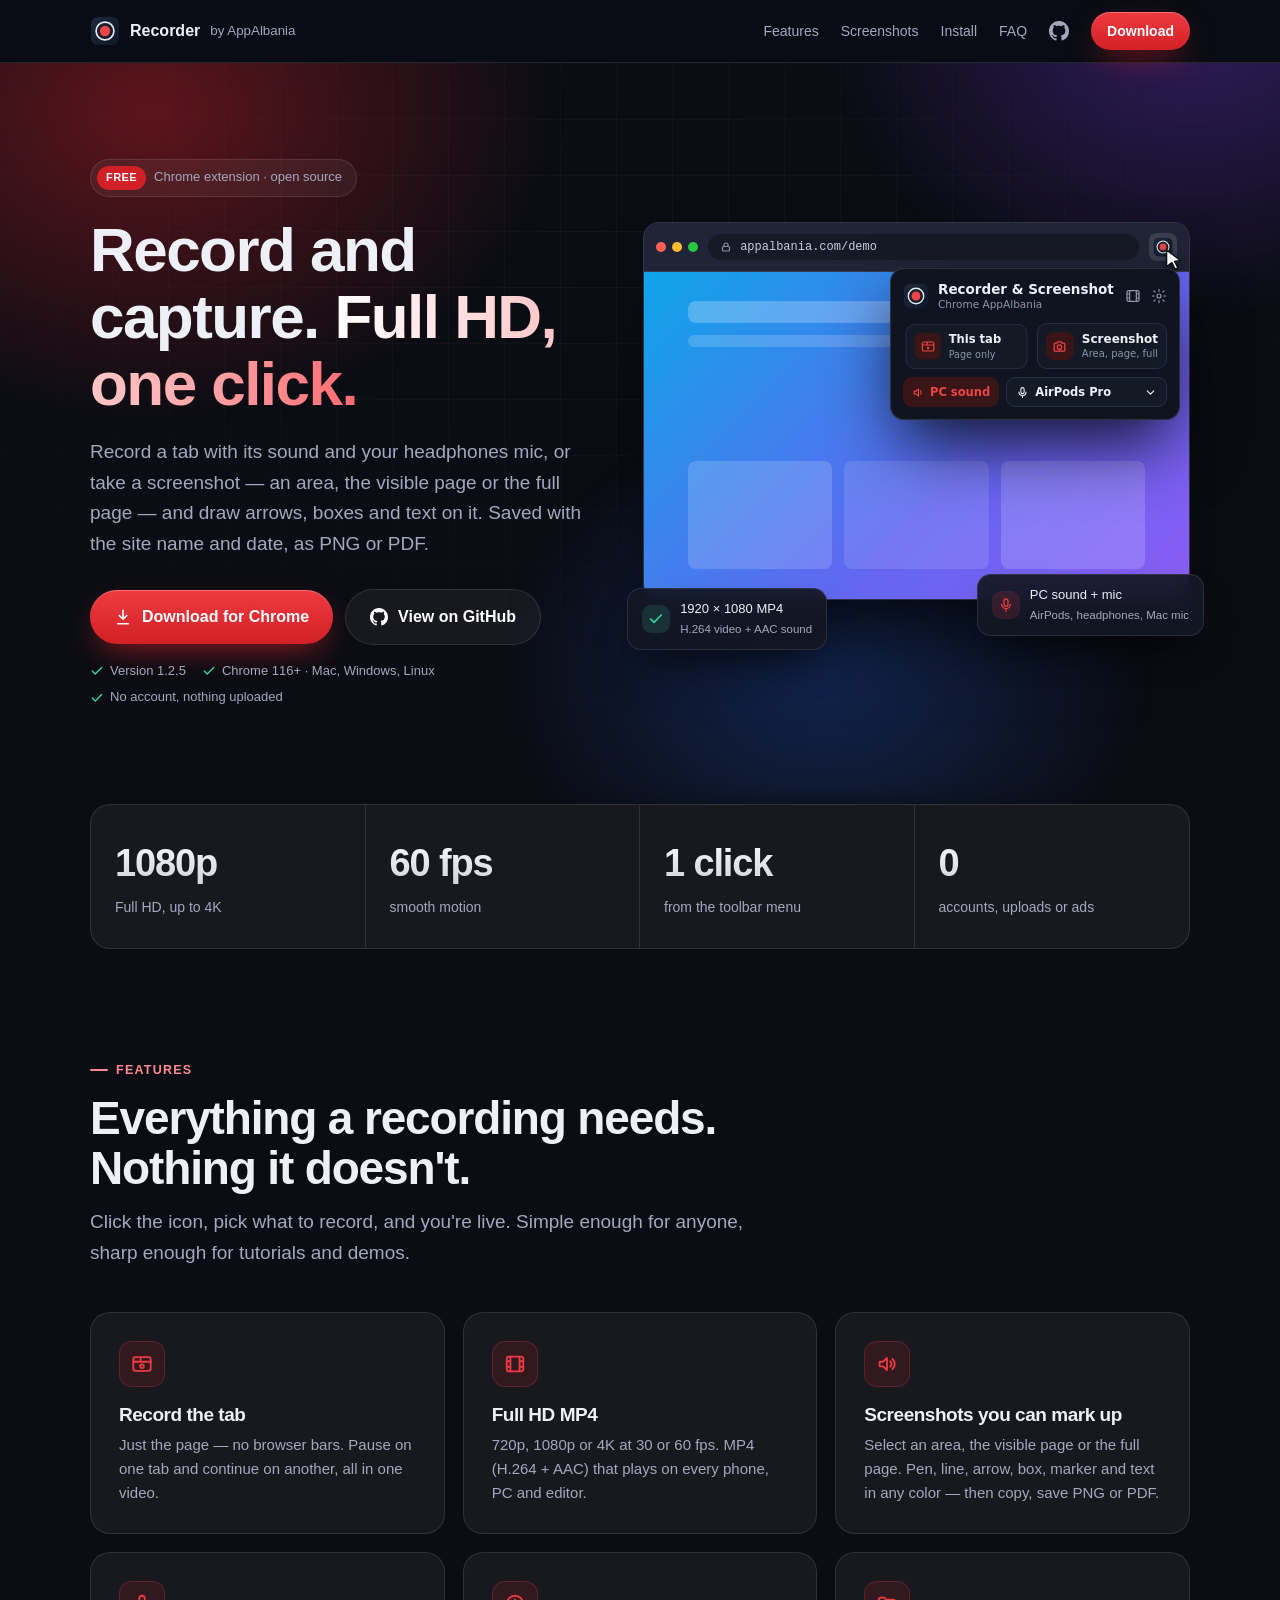
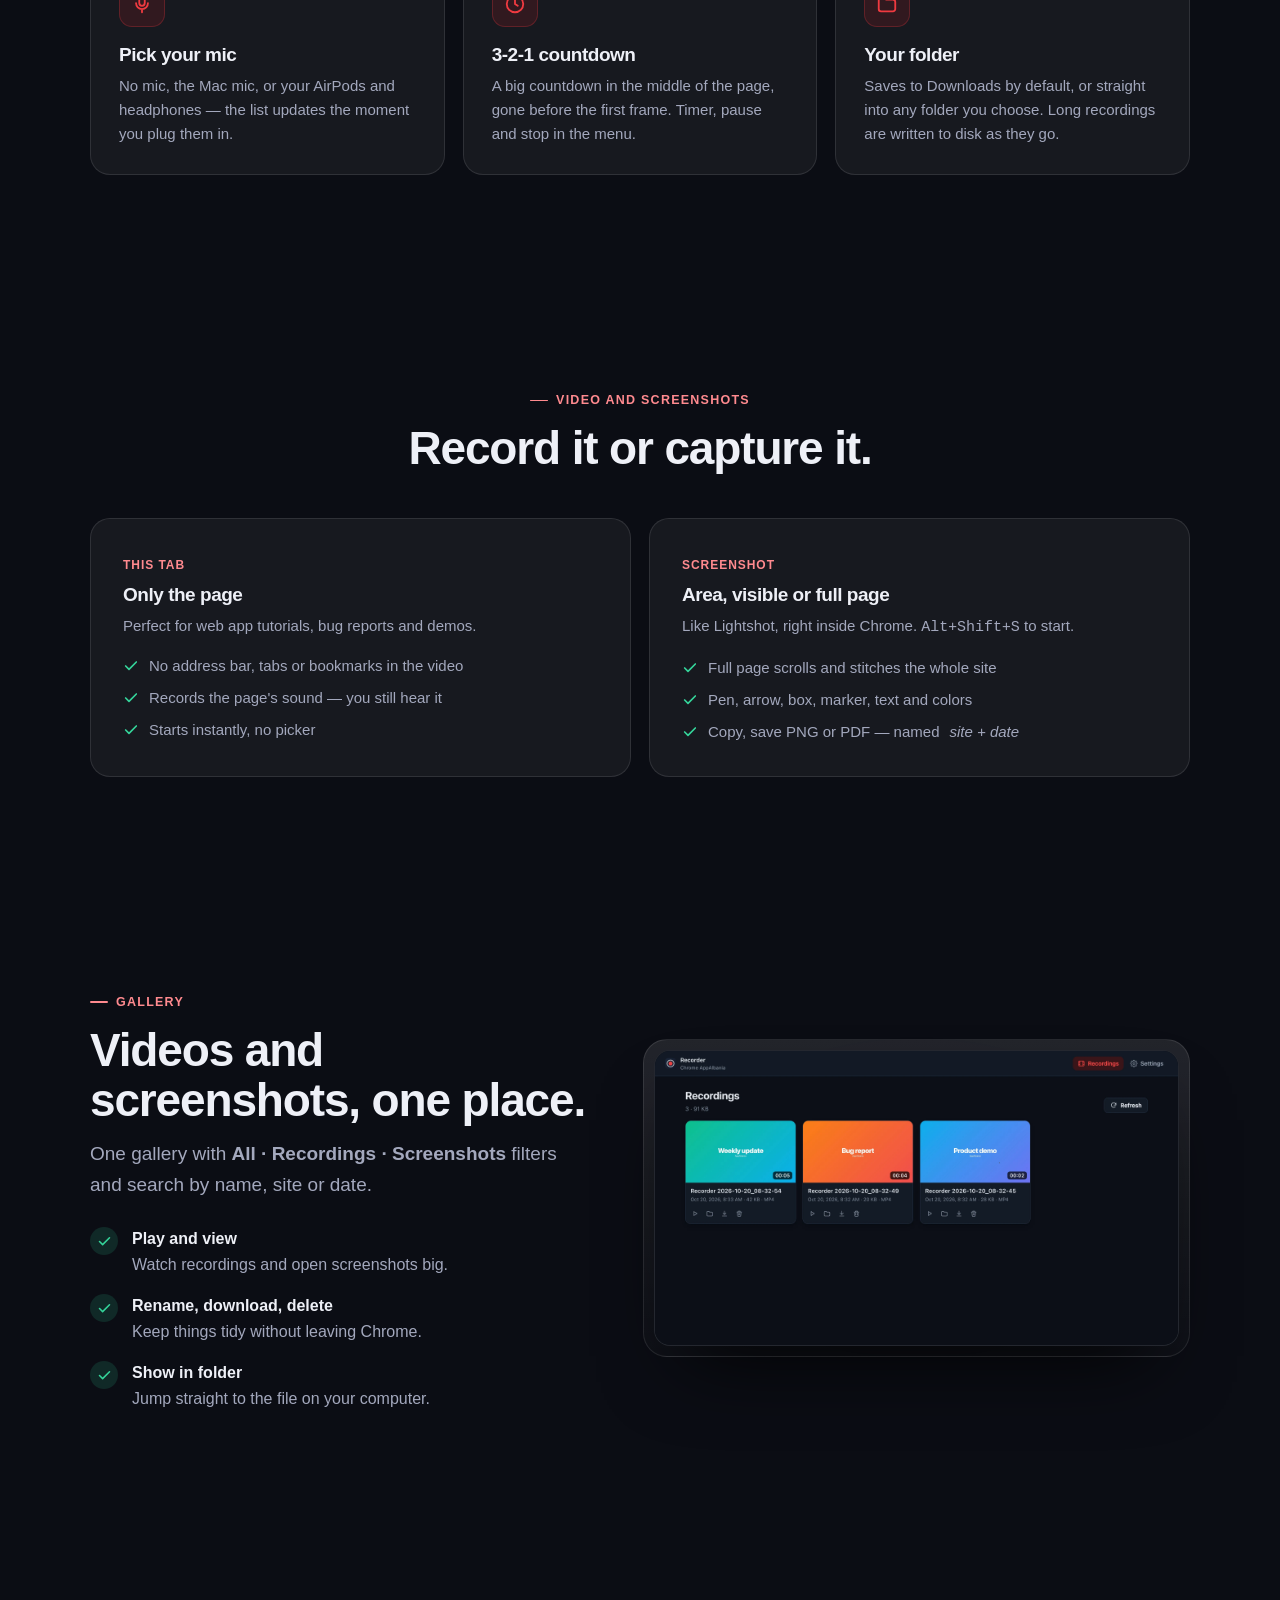
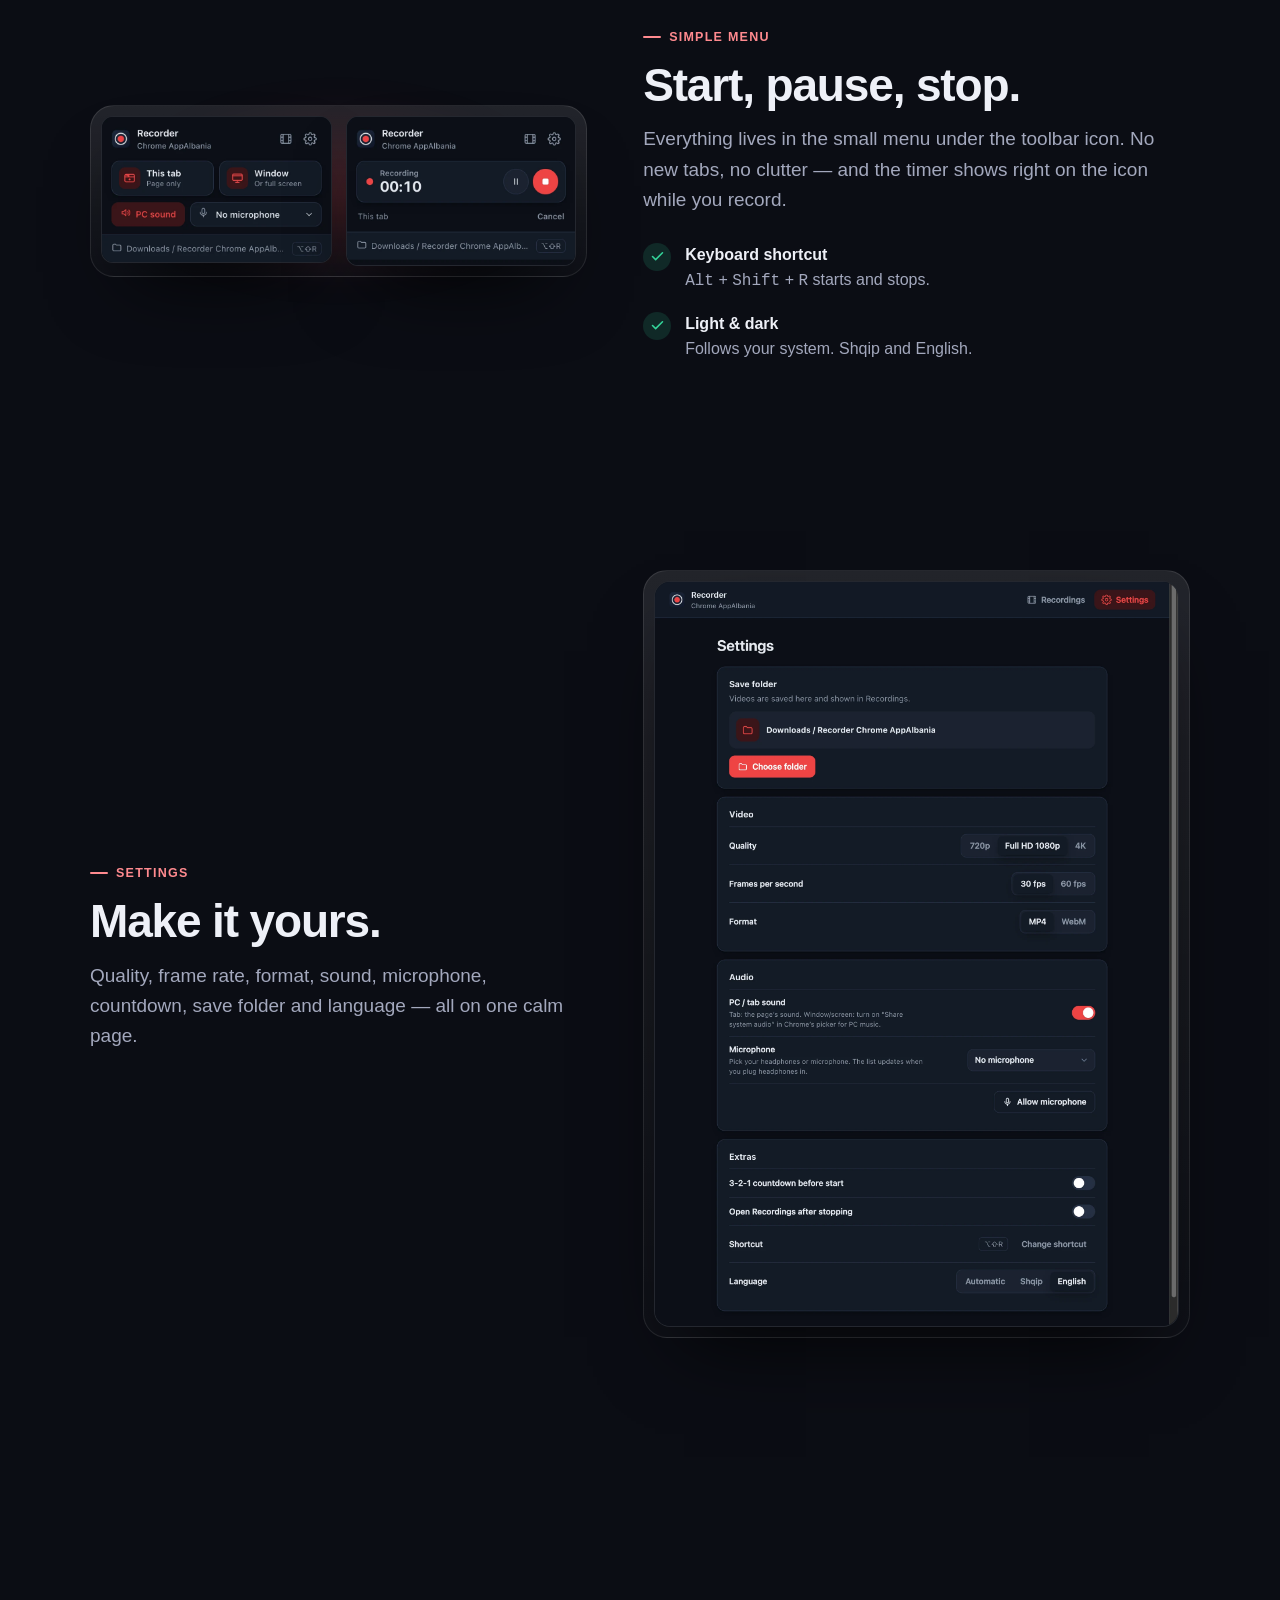
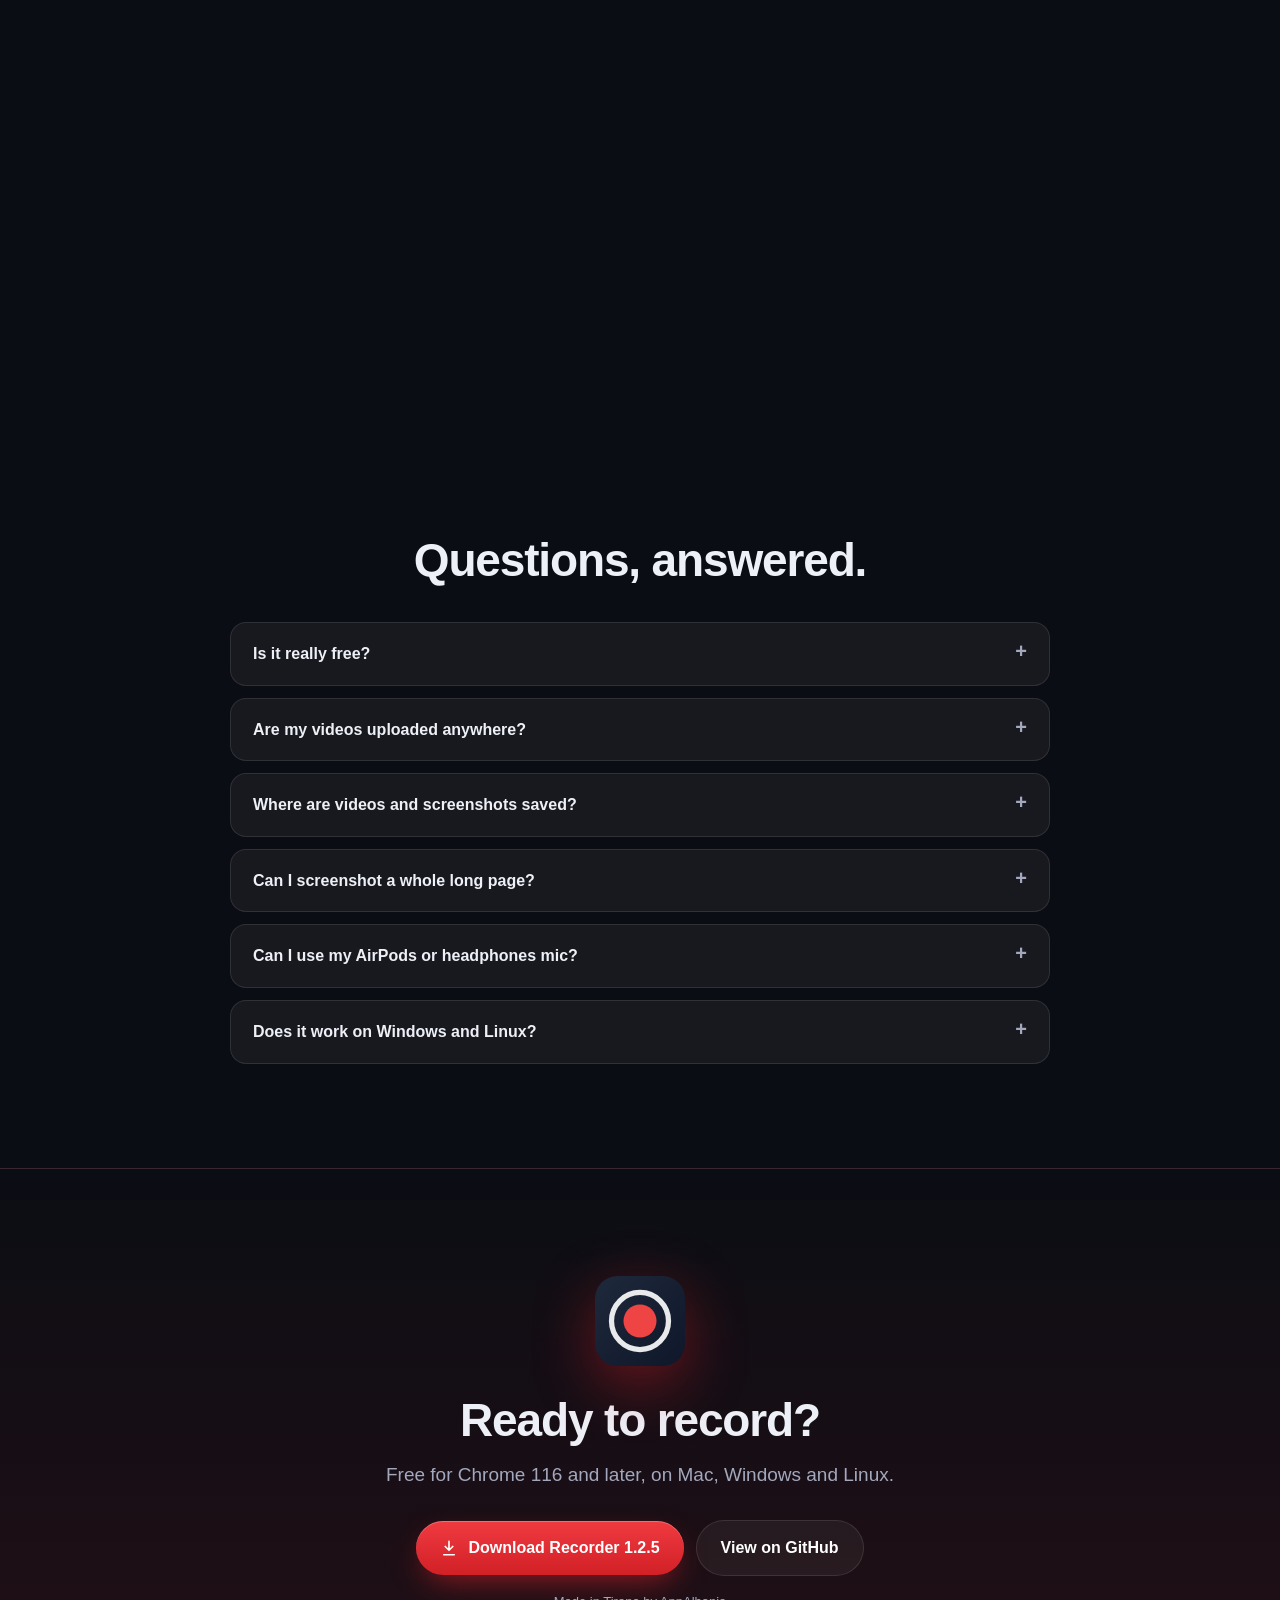
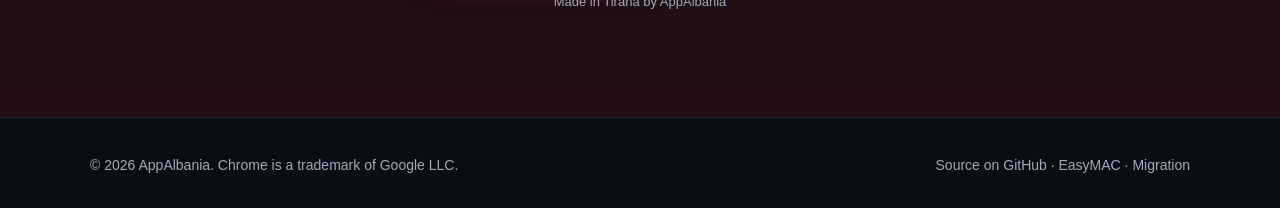
<file: site/index.html>
<!doctype html>
<html lang="en">
<head>
<meta charset="utf-8">
<meta name="viewport" content="width=device-width, initial-scale=1">
<title>Recorder Chrome AppAlbania — free Full HD tab recorder &amp; screenshot tool for Chrome</title>
<meta name="description" content="Record a tab in Full HD MP4 with sound and your headphones mic, and take screenshots (area, visible or full page) you can draw on and save as PNG or PDF. Free, private Chrome extension by AppAlbania.">
<link rel="icon" type="image/svg+xml" href="img/icon.svg">
<link rel="apple-touch-icon" href="img/icon.png">
<link rel="canonical" href="https://appalbania.com/recorder/">
<meta property="og:title" content="Recorder Chrome AppAlbania — record tabs in Full HD and take screenshots">
<meta property="og:description" content="Free Chrome extension: Full HD MP4, mic picker, 3-2-1 countdown, plus screenshots with pen, arrow, box, text, PNG and PDF.">
<meta property="og:image" content="https://appalbania.com/recorder/img/og.jpg">
<meta property="og:url" content="https://appalbania.com/recorder/">
<meta name="twitter:card" content="summary_large_image">
<script type="application/ld+json">
{"@context":"https://schema.org","@type":"SoftwareApplication","name":"Recorder Chrome AppAlbania","applicationCategory":"MultimediaApplication","operatingSystem":"Google Chrome 116+","softwareVersion":"1.2.5","offers":{"@type":"Offer","price":"0","priceCurrency":"EUR"},"author":{"@type":"Organization","name":"AppAlbania","url":"https://appalbania.com"},"downloadUrl":"https://appalbania.com/recorder/download/"}
</script>
<style>
:root{
  --red:#D22027; --red2:#ef3a40; --ink:#0b0d14; --ink2:#141724; --text:#eef0f7; --muted:#a3a8bd;
  --card:rgba(255,255,255,.05); --line:rgba(255,255,255,.10); --green:#34d399;
  --radius:20px; --max:1140px;
}
*{box-sizing:border-box;margin:0;padding:0}
html{scroll-behavior:smooth}
body{font:16px/1.6 -apple-system,BlinkMacSystemFont,"SF Pro Text","Inter","Segoe UI",Roboto,sans-serif;background:var(--ink);color:var(--text);-webkit-font-smoothing:antialiased;overflow-x:hidden}
a{color:inherit}
.wrap{max-width:var(--max);margin:0 auto;padding:0 20px}
h1,h2,h3{font-family:-apple-system,"SF Pro Display","Inter",sans-serif;letter-spacing:-.025em;line-height:1.08}
h2{font-size:clamp(30px,4.2vw,46px);margin-bottom:14px}
.lead{color:var(--muted);font-size:clamp(16px,1.6vw,19px);max-width:660px}
section{padding:104px 0;position:relative;overflow-x:clip}
.center{text-align:center}.center .lead{margin:0 auto}
.eyebrow{display:inline-flex;align-items:center;gap:8px;font-size:12.5px;font-weight:650;letter-spacing:.1em;text-transform:uppercase;color:#ff8a8f;margin-bottom:14px}
.eyebrow::before{content:"";width:18px;height:1.5px;background:currentColor;border-radius:2px}

nav{position:sticky;top:0;z-index:20;backdrop-filter:saturate(180%) blur(18px);-webkit-backdrop-filter:saturate(180%) blur(18px);background:rgba(11,13,20,.72);border-bottom:1px solid var(--line)}
nav .wrap{display:flex;align-items:center;gap:12px;height:62px}
nav .brand{display:flex;align-items:center;gap:10px;font-weight:700;text-decoration:none;white-space:nowrap}
nav .brand img{width:30px;height:30px}
nav .brand small{color:var(--muted);font-weight:500}
nav .links{margin-left:auto;display:flex;gap:22px;align-items:center;font-size:14px;color:var(--muted)}
nav .links a{text-decoration:none}
nav .links a:hover{color:var(--text)}
nav .links a.gh{display:inline-flex}
nav .links a.gh svg{width:20px;height:20px}
@media(max-width:820px){nav .links a:not(.btn):not(.gh){display:none}}
@media(max-width:420px){nav .brand small{display:none}}

.btn{display:inline-flex;align-items:center;gap:10px;padding:14px 24px;border-radius:999px;background:linear-gradient(180deg,var(--red2),var(--red));color:#fff;font-weight:650;text-decoration:none;box-shadow:0 12px 32px -10px rgba(210,32,39,.75),inset 0 1px 0 rgba(255,255,255,.25);transition:transform .15s ease,box-shadow .15s ease;white-space:nowrap}
.btn:hover{transform:translateY(-1px);box-shadow:0 16px 36px -10px rgba(210,32,39,.9),inset 0 1px 0 rgba(255,255,255,.25)}
.btn.small{padding:8px 16px;font-size:14px}
.btn.ghost{background:var(--card);box-shadow:none;border:1px solid var(--line)}
.btn.ghost:hover{border-color:rgba(255,255,255,.25)}
.btn svg{width:18px;height:18px}
.cta{display:flex;flex-wrap:wrap;gap:12px;margin-top:30px;align-items:center}
.meta{color:var(--muted);font-size:13px;margin-top:16px;display:flex;flex-wrap:wrap;gap:6px 16px}
.meta span{display:inline-flex;align-items:center;gap:6px}
.meta svg{width:14px;height:14px;color:var(--green)}

/* hero */
.hero{position:relative;isolation:isolate;padding:96px 0 96px;overflow:hidden}
.hero::before{content:"";position:absolute;inset:-30% -10% auto;height:130%;background:
  radial-gradient(38% 46% at 18% 28%,rgba(210,32,39,.42),transparent 70%),
  radial-gradient(34% 44% at 86% 18%,rgba(124,58,237,.34),transparent 70%),
  radial-gradient(30% 38% at 62% 86%,rgba(37,99,235,.28),transparent 70%);filter:blur(12px);z-index:-1}
.hero::after{content:"";position:absolute;inset:0;z-index:-1;background-image:linear-gradient(rgba(255,255,255,.035) 1px,transparent 1px),linear-gradient(90deg,rgba(255,255,255,.035) 1px,transparent 1px);background-size:56px 56px;mask-image:radial-gradient(70% 60% at 50% 30%,#000,transparent)}
.hero .wrap{display:grid;grid-template-columns:minmax(0,1fr) minmax(0,1.1fr);gap:56px;align-items:center}
@media(max-width:940px){.hero .wrap{grid-template-columns:minmax(0,1fr)}}
.badge{display:inline-flex;align-items:center;gap:8px;padding:6px 14px 6px 6px;border-radius:999px;background:var(--card);border:1px solid var(--line);font-size:13px;color:var(--muted);text-decoration:none}
.badge b{background:var(--red);color:#fff;font-size:11px;padding:3px 9px;border-radius:99px;letter-spacing:.04em}
.hero h1{font-size:clamp(40px,5.4vw,62px);margin:20px 0 20px}
.hero h1 span{background:linear-gradient(90deg,#fff 0%,#ffb4b6 60%,#ff6b70 100%);-webkit-background-clip:text;background-clip:text;color:transparent}

/* hero mock: animated demo (cursor → menu → 3-2-1 → recording) */
.stage{position:relative;padding:0 0 46px}
.browser{position:relative;border-radius:16px;overflow:hidden;background:#1a1d2b;border:1px solid var(--line);box-shadow:0 50px 100px -40px rgba(0,0,0,.95)}
.browser .top{display:flex;align-items:center;gap:10px;padding:10px 12px;background:#202436;border-bottom:1px solid var(--line)}
.browser .dots{display:flex;gap:6px}.browser .dots i{width:10px;height:10px;border-radius:50%;background:#ff5f57}.browser .dots i:nth-child(2){background:#febc2e}.browser .dots i:nth-child(3){background:#28c840}
.browser .url{flex:1;min-width:0;height:26px;border-radius:99px;background:rgba(0,0,0,.3);display:flex;align-items:center;gap:8px;padding:0 12px;font:500 12px ui-monospace,Menlo,monospace;color:#c9cde0;white-space:nowrap;overflow:hidden}
.browser .url svg{width:12px;height:12px;color:#8b90a8;flex:none}
.browser .ext{width:28px;height:28px;border-radius:8px;display:grid;place-items:center;position:relative;transition:background .2s}
.browser .ext img{width:20px;height:20px}
.browser .ext b{position:absolute;right:-7px;bottom:-6px;font:700 9px/1 -apple-system,sans-serif;background:var(--red2);color:#fff;padding:2px 4px;border-radius:5px;opacity:0;transform:scale(.6);transition:.25s}
.s-open .browser .ext,.s-click .browser .ext{background:rgba(255,255,255,.12)}
.s-rec .browser .ext b{opacity:1;transform:none}
.page{position:relative;aspect-ratio:16/9.6;background:linear-gradient(135deg,#0ea5e9,#6366f1 60%,#8b5cf6);overflow:hidden}
.page .ph{position:absolute;inset:9% 8%;display:grid;grid-template-rows:auto auto 1fr;gap:12px}
.page .ph i{display:block;border-radius:8px;background:rgba(255,255,255,.24)}
.page .ph i:nth-child(1){height:22px;width:46%}.page .ph i:nth-child(2){height:12px;width:70%;opacity:.7}
.page .ph .row{display:grid;grid-template-columns:repeat(3,1fr);gap:12px;align-self:end}
.page .ph .row i{height:auto;aspect-ratio:4/3;width:auto;background:rgba(255,255,255,.16)}
.ring{position:absolute;inset:0;box-shadow:inset 0 0 0 3px rgba(239,58,64,0);transition:box-shadow .35s;pointer-events:none}
.s-rec .ring{box-shadow:inset 0 0 0 3px rgba(239,58,64,.95)}
.shade{position:absolute;inset:0;background:rgba(2,6,23,0);transition:background .3s}
.s-count .shade{background:rgba(2,6,23,.28)}
.count{position:absolute;left:50%;top:50%;width:116px;height:116px;margin:-58px 0 0 -58px;border-radius:50%;display:grid;place-items:center;background:rgba(15,23,42,.88);border:4px solid var(--red2);font:800 62px/1 -apple-system,sans-serif;color:#fff;box-shadow:0 18px 40px rgba(0,0,0,.4);opacity:0;transform:scale(.8);transition:opacity .25s,transform .25s}
.s-count .count{opacity:1;transform:none}
.count.pop{animation:pop .9s ease-out}
@keyframes pop{0%{transform:scale(1.45);opacity:0}22%{transform:scale(1);opacity:1}100%{transform:scale(.92)}}
.rec{position:absolute;left:14px;top:14px;display:flex;align-items:center;gap:8px;padding:7px 12px;border-radius:99px;background:rgba(15,23,42,.82);font:700 12.5px/1 -apple-system,sans-serif;letter-spacing:.03em;font-variant-numeric:tabular-nums;opacity:0;transform:translateY(-6px);transition:.3s}
.rec::before{content:"";width:9px;height:9px;border-radius:50%;background:var(--red2);animation:blink 1.2s infinite}
.s-rec .rec{opacity:1;transform:none}
@keyframes blink{50%{opacity:.35}}

/* the extension menu, drawn in HTML so it stays sharp */
.pop-menu{position:absolute;right:10px;top:46px;width:min(290px,64%);background:#0f1420;border:1px solid rgba(255,255,255,.12);border-radius:14px;box-shadow:0 30px 70px -10px rgba(0,0,0,.85);padding:12px;font:13px/1.3 -apple-system,system-ui,sans-serif;opacity:0;transform:translateY(-8px) scale(.97);transform-origin:top right;transition:opacity .25s,transform .25s;pointer-events:none}
.s-open .pop-menu{opacity:1;transform:none}
.pm-head{display:flex;align-items:center;gap:9px;margin-bottom:11px}
.pm-head img{width:26px;height:26px}
.pm-head b{display:block;font-size:13.5px}.pm-head small{display:block;color:#8b97a8;font-size:10.5px}
.pm-head .ic{margin-left:auto;display:flex;gap:10px;color:#8b97a8}.pm-head .ic svg{width:16px;height:16px}
.pm-modes{display:grid;grid-template-columns:1fr 1fr;gap:7px}
.pm-mode{display:flex;align-items:center;gap:8px;padding:8px;border-radius:10px;background:#131a25;border:1px solid #253043;transition:border-color .2s,transform .12s}
.pm-mode i{width:28px;height:28px;border-radius:8px;display:grid;place-items:center;background:#3a1518;color:#ef4444;flex:none}
.pm-mode i svg{width:15px;height:15px}
.pm-mode b{display:block;font-size:12px}.pm-mode small{display:block;color:#8b97a8;font-size:10px}
.s-hover .pm-mode.tab{border-color:#ef4444}
.s-click .pm-mode.tab{transform:scale(.96)}
.pm-audio{display:flex;gap:7px;margin-top:8px}
.pm-chip{display:flex;align-items:center;gap:5px;padding:0 9px;height:30px;border-radius:9px;background:#3a1518;color:#ef4444;font-weight:600;font-size:11.5px;white-space:nowrap}
.pm-sel{flex:1;display:flex;align-items:center;gap:6px;padding:0 9px;height:30px;border-radius:9px;background:#131a25;border:1px solid #253043;font-size:11.5px;font-weight:550;white-space:nowrap;overflow:hidden}
.pm-sel svg,.pm-chip svg{width:13px;height:13px;flex:none}.pm-sel span{flex:1}
.pm-foot{display:flex;align-items:center;gap:6px;margin:10px -12px -12px;padding:8px 12px;border-top:1px solid #253043;background:#131a25;border-radius:0 0 14px 14px;color:#8b97a8;font-size:10.5px;white-space:nowrap;overflow:hidden}
.pm-foot svg{width:12px;height:12px;flex:none}

.cursor{position:absolute;left:30%;top:70%;width:22px;height:22px;z-index:5;transition:left .8s cubic-bezier(.4,0,.2,1),top .8s cubic-bezier(.4,0,.2,1),opacity .3s;pointer-events:none;filter:drop-shadow(0 2px 4px rgba(0,0,0,.5))}
.cursor::after{content:"";position:absolute;left:-9px;top:-9px;width:22px;height:22px;border-radius:50%;background:rgba(255,255,255,.55);transform:scale(0);opacity:0}
.cursor.tap::after{animation:tap .45s ease-out}
@keyframes tap{0%{transform:scale(.2);opacity:.9}100%{transform:scale(1.6);opacity:0}}
.s-hide-cursor .cursor{opacity:0}

.float{position:absolute;display:flex;align-items:center;gap:10px;background:rgba(20,23,36,.92);border:1px solid var(--line);border-radius:14px;padding:10px 14px;font-size:13px;box-shadow:0 20px 40px -16px rgba(0,0,0,.8);backdrop-filter:blur(12px)}
.float .dot{width:28px;height:28px;border-radius:9px;display:grid;place-items:center;background:rgba(52,211,153,.15);color:var(--green)}
.float .dot svg{width:16px;height:16px}
.float small{display:block;color:var(--muted);font-size:11.5px}
.f1{left:-16px;bottom:-4px;animation:bob 5s ease-in-out -2.5s infinite}
.f2{right:-14px;bottom:10px;animation:bob 5s ease-in-out infinite}
.f2 .dot{background:rgba(239,58,64,.15);color:var(--red2)}
@keyframes bob{50%{transform:translateY(-6px)}}
@media(max-width:560px){.f1{left:0}.f2{display:none}.pop-menu{width:76%;padding:10px}.count{width:84px;height:84px;margin:-42px 0 0 -42px;font-size:44px}}

/* numbers */
.numbers{padding:0}
.nums{display:grid;grid-template-columns:repeat(4,1fr);border:1px solid var(--line);border-radius:var(--radius);background:var(--card);overflow:hidden}
.nums div{padding:28px 24px;border-right:1px solid var(--line)}
.nums div:last-child{border-right:0}
.nums b{display:block;font-size:clamp(28px,3.4vw,38px);font-weight:800;letter-spacing:-.03em;background:linear-gradient(180deg,#fff,#c9ccd9);-webkit-background-clip:text;background-clip:text;color:transparent}
.nums span{color:var(--muted);font-size:14px}
@media(max-width:820px){.nums{grid-template-columns:repeat(2,1fr)}.nums div:nth-child(2){border-right:0}.nums div:nth-child(-n+2){border-bottom:1px solid var(--line)}}

/* features */
.grid{display:grid;grid-template-columns:repeat(3,minmax(0,1fr));gap:18px;margin-top:44px}
@media(max-width:940px){.grid{grid-template-columns:repeat(2,minmax(0,1fr))}}
@media(max-width:600px){.grid{grid-template-columns:minmax(0,1fr)}}
.card{position:relative;background:var(--card);border:1px solid var(--line);border-radius:var(--radius);padding:28px;transition:transform .25s,border-color .25s,background .25s;overflow:hidden}
.card::before{content:"";position:absolute;inset:0;background:radial-gradient(60% 60% at 0% 0%,rgba(210,32,39,.12),transparent 70%);opacity:0;transition:opacity .25s}
.card:hover{transform:translateY(-3px);border-color:rgba(255,255,255,.2)}
.card:hover::before{opacity:1}
.card .ic{position:relative;width:46px;height:46px;border-radius:13px;display:grid;place-items:center;margin-bottom:18px;background:rgba(210,32,39,.14);color:var(--red2);border:1px solid rgba(239,58,64,.25)}
.card .ic svg{width:22px;height:22px}
.card h3{position:relative;font-size:19px;margin-bottom:8px}
.card p{position:relative;color:var(--muted);font-size:15px}

/* split */
.split{display:grid;grid-template-columns:minmax(0,1fr) minmax(0,1.1fr);gap:56px;align-items:center}
.split.rev>:first-child{order:2}
@media(max-width:940px){.split{grid-template-columns:minmax(0,1fr)}.split.rev>:first-child{order:0}}
.checks{list-style:none;margin-top:26px;display:grid;gap:16px}
.checks li{display:flex;gap:14px;color:var(--muted)}
.checks li b{color:var(--text);display:block}
.checks .ok{flex:none;width:28px;height:28px;border-radius:50%;display:grid;place-items:center;background:rgba(52,211,153,.14);color:var(--green);margin-top:1px}
.checks .ok svg{width:15px;height:15px}
.shot{border-radius:16px;border:1px solid var(--line);box-shadow:0 40px 80px -30px rgba(0,0,0,.85);width:100%;height:auto;display:block;background:#0b0f17}
.frame{position:relative;padding:10px;border-radius:24px;background:linear-gradient(180deg,rgba(255,255,255,.10),rgba(255,255,255,.02));border:1px solid var(--line)}
.frame::before{content:"";position:absolute;inset:-40px;z-index:-1;background:radial-gradient(50% 50% at 50% 50%,rgba(210,32,39,.25),transparent 70%);filter:blur(20px)}
.duo{display:grid;grid-template-columns:1fr 1fr;gap:14px;align-items:start}
.duo .shot{border-radius:12px}

/* modes */
.modes{display:grid;grid-template-columns:repeat(2,minmax(0,1fr));gap:18px;margin-top:44px}
@media(max-width:760px){.modes{grid-template-columns:minmax(0,1fr)}}
.mode{padding:32px}
.mode .tag{display:inline-block;font-size:12px;font-weight:700;letter-spacing:.08em;text-transform:uppercase;color:#ff8a8f;margin-bottom:10px}
.mode ul{list-style:none;margin-top:16px;display:grid;gap:8px;color:var(--muted);font-size:15px;position:relative}
.mode li{display:flex;gap:10px}
.mode li svg{width:16px;height:16px;color:var(--green);flex:none;margin-top:4px}

/* install */
.install{display:grid;grid-template-columns:repeat(4,minmax(0,1fr));gap:18px;margin-top:40px}
@media(max-width:940px){.install{grid-template-columns:repeat(2,minmax(0,1fr))}}
@media(max-width:560px){.install{grid-template-columns:minmax(0,1fr)}}
.install .n{position:relative;font-size:12.5px;font-weight:750;color:#ff8a8f;margin-bottom:8px;letter-spacing:.1em}
.install code{font:600 .9em ui-monospace,Menlo,monospace;background:rgba(255,255,255,.08);padding:1px 6px;border-radius:6px;color:#fff}

/* faq */
.faq{max-width:820px;margin:36px auto 0}
details{background:var(--card);border:1px solid var(--line);border-radius:16px;padding:18px 22px;margin-top:12px}
details summary{cursor:pointer;font-weight:620;list-style:none;display:flex;justify-content:space-between;gap:16px}
details summary::-webkit-details-marker{display:none}
details summary::after{content:"+";color:var(--muted);font-size:20px;line-height:1}
details[open] summary::after{content:"–"}
details p{color:var(--muted);margin-top:10px;font-size:15px}

.final{text-align:center;background:linear-gradient(180deg,transparent,rgba(210,32,39,.12));border-top:1px solid var(--line);overflow:hidden}
.final .appicon{width:96px;height:96px;margin-bottom:20px;filter:drop-shadow(0 18px 30px rgba(210,32,39,.45))}
.final .cta{justify-content:center}
.final .meta{justify-content:center}
footer{padding:36px 0;border-top:1px solid var(--line);color:var(--muted);font-size:14px}
footer .wrap{display:flex;justify-content:space-between;gap:16px;flex-wrap:wrap}
footer a{text-decoration:none}footer a:hover{color:var(--text)}

.reveal{opacity:0;transform:translateY(18px);transition:opacity .7s ease,transform .7s ease}
.reveal.in{opacity:1;transform:none}
@media(prefers-reduced-motion:reduce){*{animation:none!important;transition:none!important}.reveal{opacity:1;transform:none}.count{opacity:1}.count span:nth-child(1){opacity:1}}
@media(max-width:600px){section{padding:70px 0}.hero{padding:52px 0 64px}}
</style>
</head>
<body>

<nav>
  <div class="wrap">
    <a class="brand" href="#"><img src="img/icon.svg" alt="">Recorder <small>by AppAlbania</small></a>
    <div class="links">
      <a href="#features">Features</a>
      <a href="#screens">Screenshots</a>
      <a href="#install">Install</a>
      <a href="#faq">FAQ</a>
      <a class="gh" href="https://github.com/juxhin20/Recorder-chrome" target="_blank" rel="noopener" aria-label="GitHub"><svg viewBox="0 0 16 16" fill="currentColor" aria-hidden="true"><path d="M8 0C3.58 0 0 3.58 0 8c0 3.54 2.29 6.53 5.47 7.59.4.07.55-.17.55-.38 0-.19-.01-.82-.01-1.49-2.01.37-2.53-.49-2.69-.94-.09-.23-.48-.94-.82-1.13-.28-.15-.68-.52-.01-.53.63-.01 1.08.58 1.23.82.72 1.21 1.87.87 2.33.66.07-.52.28-.87.51-1.07-1.78-.2-3.64-.89-3.64-3.95 0-.87.31-1.59.82-2.15-.08-.2-.36-1.02.08-2.12 0 0 .67-.21 2.2.82.64-.18 1.32-.27 2-.27.68 0 1.36.09 2 .27 1.53-1.04 2.2-.82 2.2-.82.44 1.1.16 1.92.08 2.12.51.56.82 1.27.82 2.15 0 3.07-1.87 3.75-3.65 3.95.29.25.54.73.54 1.48 0 1.07-.01 1.93-.01 2.2 0 .21.15.46.55.38A8.013 8.013 0 0 0 16 8c0-4.42-3.58-8-8-8Z"/></svg></a>
      <a class="btn small" href="download/">Download</a>
    </div>
  </div>
</nav>

<header class="hero">
  <div class="wrap">
    <div>
      <a class="badge" href="#faq"><b>FREE</b>Chrome extension · open source</a>
      <h1>Record and capture. <span>Full HD, one click.</span></h1>
      <p class="lead">Record a tab with its sound and your headphones mic, or take a screenshot — an area, the visible page or the full page — and draw arrows, boxes and text on it. Saved with the site name and date, as PNG or PDF.</p>
      <div class="cta">
        <a class="btn" href="download/"><svg viewBox="0 0 24 24" fill="none" stroke="currentColor" stroke-width="2.2" stroke-linecap="round" stroke-linejoin="round"><path d="M12 3v12m0 0-5-5m5 5 5-5M5 21h14"/></svg>Download for Chrome</a>
        <a class="btn ghost" href="https://github.com/juxhin20/Recorder-chrome" target="_blank" rel="noopener"><svg viewBox="0 0 16 16" fill="currentColor" aria-hidden="true"><path d="M8 0C3.58 0 0 3.58 0 8c0 3.54 2.29 6.53 5.47 7.59.4.07.55-.17.55-.38 0-.19-.01-.82-.01-1.49-2.01.37-2.53-.49-2.69-.94-.09-.23-.48-.94-.82-1.13-.28-.15-.68-.52-.01-.53.63-.01 1.08.58 1.23.82.72 1.21 1.87.87 2.33.66.07-.52.28-.87.51-1.07-1.78-.2-3.64-.89-3.64-3.95 0-.87.31-1.59.82-2.15-.08-.2-.36-1.02.08-2.12 0 0 .67-.21 2.2.82.64-.18 1.32-.27 2-.27.68 0 1.36.09 2 .27 1.53-1.04 2.2-.82 2.2-.82.44 1.1.16 1.92.08 2.12.51.56.82 1.27.82 2.15 0 3.07-1.87 3.75-3.65 3.95.29.25.54.73.54 1.48 0 1.07-.01 1.93-.01 2.2 0 .21.15.46.55.38A8.013 8.013 0 0 0 16 8c0-4.42-3.58-8-8-8Z"/></svg>View on GitHub</a>
      </div>
      <div class="meta">
        <span><svg viewBox="0 0 24 24" fill="none" stroke="currentColor" stroke-width="2.5" stroke-linecap="round" stroke-linejoin="round"><path d="M20 6 9 17l-5-5"/></svg>Version 1.2.5</span>
        <span><svg viewBox="0 0 24 24" fill="none" stroke="currentColor" stroke-width="2.5" stroke-linecap="round" stroke-linejoin="round"><path d="M20 6 9 17l-5-5"/></svg>Chrome 116+ · Mac, Windows, Linux</span>
        <span><svg viewBox="0 0 24 24" fill="none" stroke="currentColor" stroke-width="2.5" stroke-linecap="round" stroke-linejoin="round"><path d="M20 6 9 17l-5-5"/></svg>No account, nothing uploaded</span>
      </div>
    </div>

    <div class="stage" id="demo" aria-hidden="true">
      <div class="browser">
        <div class="top">
          <div class="dots"><i></i><i></i><i></i></div>
          <div class="url"><svg viewBox="0 0 24 24" fill="none" stroke="currentColor" stroke-width="2.4" stroke-linecap="round"><rect x="5" y="11" width="14" height="9" rx="2"/><path d="M8 11V8a4 4 0 0 1 8 0v3"/></svg>appalbania.com/demo</div>
          <div class="ext" id="extIcon"><img src="img/icon.svg" alt=""><b id="badge">0:00</b></div>
        </div>
        <div class="page">
          <div class="ph"><i></i><i></i><div class="row"><i></i><i></i><i></i></div></div>
          <div class="shade"></div>
          <div class="ring"></div>
          <div class="rec" id="recPill">REC 00:00</div>
          <div class="count" id="count">3</div>
        </div>
      </div>
      <div class="pop-menu">
        <div class="pm-head"><img src="img/icon.svg" alt=""><div><b>Recorder &amp; Screenshot</b><small>Chrome AppAlbania</small></div>
          <span class="ic"><svg viewBox="0 0 24 24" fill="none" stroke="currentColor" stroke-width="1.8" stroke-linecap="round" stroke-linejoin="round"><rect x="3" y="4" width="18" height="16" rx="2.5"/><path d="M7 4v16M17 4v16M3 9h4M3 15h4M17 9h4M17 15h4"/></svg><svg viewBox="0 0 24 24" fill="none" stroke="currentColor" stroke-width="1.8" stroke-linecap="round" stroke-linejoin="round"><circle cx="12" cy="12" r="3"/><path d="M12 2v3M12 19v3M4.2 4.2l2.1 2.1M17.7 17.7l2.1 2.1M2 12h3M19 12h3M4.2 19.8l2.1-2.1M17.7 6.3l2.1-2.1"/></svg></span></div>
        <div class="pm-modes">
          <div class="pm-mode tab" id="tabBtn"><i><svg viewBox="0 0 24 24" fill="none" stroke="currentColor" stroke-width="2" stroke-linecap="round" stroke-linejoin="round"><rect x="2.5" y="4.5" width="19" height="15" rx="2.5"/><path d="M2.5 9.5h19M10.5 4.5v5"/><circle cx="12" cy="14.5" r="2" fill="currentColor" stroke="none"/></svg></i><span><b>This tab</b><small>Page only</small></span></div>
          <div class="pm-mode"><i><svg viewBox="0 0 24 24" fill="none" stroke="currentColor" stroke-width="2" stroke-linecap="round" stroke-linejoin="round"><path d="M3.5 8.5A2 2 0 0 1 5.5 6.5h2.2l1.6-2h5.4l1.6 2h2.2a2 2 0 0 1 2 2v9a2 2 0 0 1-2 2h-13a2 2 0 0 1-2-2z"/><circle cx="12" cy="13" r="3.5"/></svg></i><span><b>Screenshot</b><small>Area, page, full</small></span></div>
        </div>
        <div class="pm-audio">
          <span class="pm-chip"><svg viewBox="0 0 24 24" fill="none" stroke="currentColor" stroke-width="2" stroke-linecap="round" stroke-linejoin="round"><path d="M4 9.5h3.5L12 5.5v13l-4.5-4H4z"/><path d="M15.5 9a4 4 0 0 1 0 6"/></svg>PC sound</span>
          <span class="pm-sel"><svg viewBox="0 0 24 24" fill="none" stroke="currentColor" stroke-width="2" stroke-linecap="round" stroke-linejoin="round"><rect x="9" y="3" width="6" height="11" rx="3"/><path d="M5.5 11a6.5 6.5 0 0 0 13 0M12 17.5V21"/></svg><span>AirPods Pro</span><svg viewBox="0 0 24 24" fill="none" stroke="currentColor" stroke-width="2" stroke-linecap="round"><path d="M6 9l6 6 6-6"/></svg></span>
        </div>
      </div>
      <svg class="cursor" id="cursor" viewBox="0 0 24 24"><path d="M4 2.5 19 13.6l-6.6.9 3.8 7.2-2.8 1.4-3.7-7.3L4 20.3z" fill="#fff" stroke="#0b0d14" stroke-width="1.4" stroke-linejoin="round"/></svg>
      <div class="float f1"><div class="dot"><svg viewBox="0 0 24 24" fill="none" stroke="currentColor" stroke-width="2.5" stroke-linecap="round" stroke-linejoin="round"><path d="M20 6 9 17l-5-5"/></svg></div><div>1920 × 1080 MP4<small>H.264 video + AAC sound</small></div></div>
      <div class="float f2"><div class="dot"><svg viewBox="0 0 24 24" fill="none" stroke="currentColor" stroke-width="2" stroke-linecap="round" stroke-linejoin="round"><rect x="9" y="3" width="6" height="11" rx="3"/><path d="M5.5 11a6.5 6.5 0 0 0 13 0M12 17.5V21"/></svg></div><div>PC sound + mic<small>AirPods, headphones, Mac mic</small></div></div>
    </div>
  </div>
</header>

<section class="numbers">
  <div class="wrap">
    <div class="nums reveal">
      <div><b>1080p</b><span>Full HD, up to 4K</span></div>
      <div><b>60 fps</b><span>smooth motion</span></div>
      <div><b>1 click</b><span>from the toolbar menu</span></div>
      <div><b>0</b><span>accounts, uploads or ads</span></div>
    </div>
  </div>
</section>

<section id="features">
  <div class="wrap">
    <span class="eyebrow reveal">Features</span>
    <h2 class="reveal">Everything a recording needs.<br>Nothing it doesn't.</h2>
    <p class="lead reveal">Click the icon, pick what to record, and you're live. Simple enough for anyone, sharp enough for tutorials and demos.</p>
    <div class="grid">
      <div class="card reveal"><div class="ic"><svg viewBox="0 0 24 24" fill="none" stroke="currentColor" stroke-width="2" stroke-linecap="round" stroke-linejoin="round"><rect x="2.5" y="4.5" width="19" height="15" rx="2.5"/><path d="M2.5 9.5h19M10.5 4.5v5"/><circle cx="12" cy="14.5" r="2"/></svg></div><h3>Record the tab</h3><p>Just the page — no browser bars. Pause on one tab and continue on another, all in one video.</p></div>
      <div class="card reveal"><div class="ic"><svg viewBox="0 0 24 24" fill="none" stroke="currentColor" stroke-width="2" stroke-linecap="round" stroke-linejoin="round"><rect x="3" y="4" width="18" height="16" rx="2.5"/><path d="M7 4v16M17 4v16M3 9h4M3 15h4M17 9h4M17 15h4"/></svg></div><h3>Full HD MP4</h3><p>720p, 1080p or 4K at 30 or 60 fps. MP4 (H.264 + AAC) that plays on every phone, PC and editor.</p></div>
      <div class="card reveal"><div class="ic"><svg viewBox="0 0 24 24" fill="none" stroke="currentColor" stroke-width="2" stroke-linecap="round" stroke-linejoin="round"><path d="M4 9.5h3.5L12 5.5v13l-4.5-4H4z"/><path d="M15.5 9a4 4 0 0 1 0 6M18 6.5a7.5 7.5 0 0 1 0 11"/></svg></div><h3>Screenshots you can mark up</h3><p>Select an area, the visible page or the full page. Pen, line, arrow, box, marker and text in any color — then copy, save PNG or PDF.</p></div>
      <div class="card reveal"><div class="ic"><svg viewBox="0 0 24 24" fill="none" stroke="currentColor" stroke-width="2" stroke-linecap="round" stroke-linejoin="round"><rect x="9" y="3" width="6" height="11" rx="3"/><path d="M5.5 11a6.5 6.5 0 0 0 13 0M12 17.5V21"/></svg></div><h3>Pick your mic</h3><p>No mic, the Mac mic, or your AirPods and headphones — the list updates the moment you plug them in.</p></div>
      <div class="card reveal"><div class="ic"><svg viewBox="0 0 24 24" fill="none" stroke="currentColor" stroke-width="2" stroke-linecap="round" stroke-linejoin="round"><circle cx="12" cy="12" r="9"/><path d="M12 7v5l3 2"/></svg></div><h3>3-2-1 countdown</h3><p>A big countdown in the middle of the page, gone before the first frame. Timer, pause and stop in the menu.</p></div>
      <div class="card reveal"><div class="ic"><svg viewBox="0 0 24 24" fill="none" stroke="currentColor" stroke-width="2" stroke-linecap="round" stroke-linejoin="round"><path d="M3 7.5A2.5 2.5 0 0 1 5.5 5h3.6l2 2.2h7.4A2.5 2.5 0 0 1 21 9.7v7.8a2.5 2.5 0 0 1-2.5 2.5h-13A2.5 2.5 0 0 1 3 17.5z"/></svg></div><h3>Your folder</h3><p>Saves to Downloads by default, or straight into any folder you choose. Long recordings are written to disk as they go.</p></div>
    </div>
  </div>
</section>

<section id="modes">
  <div class="wrap">
    <div class="center">
      <span class="eyebrow reveal">Video and screenshots</span>
      <h2 class="reveal">Record it or capture it.</h2>
    </div>
    <div class="modes">
      <div class="card mode reveal">
        <span class="tag">This tab</span>
        <h3>Only the page</h3>
        <p>Perfect for web app tutorials, bug reports and demos.</p>
        <ul>
          <li><svg viewBox="0 0 24 24" fill="none" stroke="currentColor" stroke-width="2.5" stroke-linecap="round" stroke-linejoin="round"><path d="M20 6 9 17l-5-5"/></svg>No address bar, tabs or bookmarks in the video</li>
          <li><svg viewBox="0 0 24 24" fill="none" stroke="currentColor" stroke-width="2.5" stroke-linecap="round" stroke-linejoin="round"><path d="M20 6 9 17l-5-5"/></svg>Records the page's sound — you still hear it</li>
          <li><svg viewBox="0 0 24 24" fill="none" stroke="currentColor" stroke-width="2.5" stroke-linecap="round" stroke-linejoin="round"><path d="M20 6 9 17l-5-5"/></svg>Starts instantly, no picker</li>
        </ul>
      </div>
      <div class="card mode reveal">
        <span class="tag">Screenshot</span>
        <h3>Area, visible or full page</h3>
        <p>Like Lightshot, right inside Chrome. <kbd>Alt</kbd>+<kbd>Shift</kbd>+<kbd>S</kbd> to start.</p>
        <ul>
          <li><svg viewBox="0 0 24 24" fill="none" stroke="currentColor" stroke-width="2.5" stroke-linecap="round" stroke-linejoin="round"><path d="M20 6 9 17l-5-5"/></svg>Full page scrolls and stitches the whole site</li>
          <li><svg viewBox="0 0 24 24" fill="none" stroke="currentColor" stroke-width="2.5" stroke-linecap="round" stroke-linejoin="round"><path d="M20 6 9 17l-5-5"/></svg>Pen, arrow, box, marker, text and colors</li>
          <li><svg viewBox="0 0 24 24" fill="none" stroke="currentColor" stroke-width="2.5" stroke-linecap="round" stroke-linejoin="round"><path d="M20 6 9 17l-5-5"/></svg>Copy, save PNG or PDF — named <i>site + date</i></li>
        </ul>
      </div>
    </div>
  </div>
</section>

<section id="screens">
  <div class="wrap split">
    <div>
      <span class="eyebrow reveal">Gallery</span>
      <h2 class="reveal">Videos and screenshots, one place.</h2>
      <p class="lead reveal">One gallery with <b>All · Recordings · Screenshots</b> filters and search by name, site or date.</p>
      <ul class="checks reveal">
        <li><span class="ok"><svg viewBox="0 0 24 24" fill="none" stroke="currentColor" stroke-width="2.5" stroke-linecap="round" stroke-linejoin="round"><path d="M20 6 9 17l-5-5"/></svg></span><span><b>Play and view</b>Watch recordings and open screenshots big.</span></li>
        <li><span class="ok"><svg viewBox="0 0 24 24" fill="none" stroke="currentColor" stroke-width="2.5" stroke-linecap="round" stroke-linejoin="round"><path d="M20 6 9 17l-5-5"/></svg></span><span><b>Rename, download, delete</b>Keep things tidy without leaving Chrome.</span></li>
        <li><span class="ok"><svg viewBox="0 0 24 24" fill="none" stroke="currentColor" stroke-width="2.5" stroke-linecap="round" stroke-linejoin="round"><path d="M20 6 9 17l-5-5"/></svg></span><span><b>Show in folder</b>Jump straight to the file on your computer.</span></li>
      </ul>
    </div>
    <div class="frame reveal"><img class="shot" src="img/library-dark.webp" alt="Recordings page" loading="lazy" width="2560" height="1440"></div>
  </div>
</section>

<section>
  <div class="wrap split rev">
    <div>
      <span class="eyebrow reveal">Simple menu</span>
      <h2 class="reveal">Start, pause, stop.</h2>
      <p class="lead reveal">Everything lives in the small menu under the toolbar icon. No new tabs, no clutter — and the timer shows right on the icon while you record.</p>
      <ul class="checks reveal">
        <li><span class="ok"><svg viewBox="0 0 24 24" fill="none" stroke="currentColor" stroke-width="2.5" stroke-linecap="round" stroke-linejoin="round"><path d="M20 6 9 17l-5-5"/></svg></span><span><b>Keyboard shortcut</b><kbd>Alt</kbd> + <kbd>Shift</kbd> + <kbd>R</kbd> starts and stops.</span></li>
        <li><span class="ok"><svg viewBox="0 0 24 24" fill="none" stroke="currentColor" stroke-width="2.5" stroke-linecap="round" stroke-linejoin="round"><path d="M20 6 9 17l-5-5"/></svg></span><span><b>Light &amp; dark</b>Follows your system. Shqip and English.</span></li>
      </ul>
    </div>
    <div class="frame reveal duo">
      <img class="shot" src="img/popup-dark.webp" alt="Menu" loading="lazy" width="680" height="432">
      <img class="shot" src="img/popup-rec-dark.webp" alt="Recording" loading="lazy" width="680" height="440">
    </div>
  </div>
</section>

<section>
  <div class="wrap split">
    <div>
      <span class="eyebrow reveal">Settings</span>
      <h2 class="reveal">Make it yours.</h2>
      <p class="lead reveal">Quality, frame rate, format, sound, microphone, countdown, save folder and language — all on one calm page.</p>
    </div>
    <div class="frame reveal"><img class="shot" src="img/settings-dark.webp" alt="Settings" loading="lazy" width="1800" height="2560"></div>
  </div>
</section>

<section id="install">
  <div class="wrap">
    <span class="eyebrow reveal">Install</span>
    <h2 class="reveal">Ready in a minute.</h2>
    <div class="install">
      <div class="card reveal"><div class="n">STEP 1</div><h3>Download</h3><p>Get the zip — free, no account — and unzip it.</p></div>
      <div class="card reveal"><div class="n">STEP 2</div><h3>Open extensions</h3><p>Go to <code>chrome://extensions</code> and turn on <b>Developer mode</b> (top right).</p></div>
      <div class="card reveal"><div class="n">STEP 3</div><h3>Load it</h3><p>Click <b>Load unpacked</b> and choose the unzipped folder.</p></div>
      <div class="card reveal"><div class="n">STEP 4</div><h3>Pin &amp; record</h3><p>Pin <b>Recorder</b> to the toolbar, click it and press <b>This tab</b>.</p></div>
    </div>
  </div>
</section>

<section id="faq">
  <div class="wrap">
    <div class="center">
      <span class="eyebrow reveal">FAQ</span>
      <h2 class="reveal">Questions, answered.</h2>
    </div>
    <div class="faq">
      <details class="reveal"><summary>Is it really free?</summary><p>Yes — free, open source, no watermark, no time limit and no account.</p></details>
      <details class="reveal"><summary>Are my videos uploaded anywhere?</summary><p>No. Recordings are written straight to your computer. There are no servers, no analytics and no tracking.</p></details>
      <details class="reveal"><summary>Where are videos and screenshots saved?</summary><p>In <b>Downloads / Recorder Chrome AppAlbania</b> by default, screenshots in its <b>Screenshots</b> folder, named like <i>Screenshot example.com 2026-10-30_12-31-05.png</i>. In Settings you can change the folder — pick <b>Documents</b> and it creates <i>Documents / Recorder Chrome AppAlbania</i>.</p></details>
      <details class="reveal"><summary>Can I screenshot a whole long page?</summary><p>Yes. <b>Full page</b> scrolls the page for you and joins it into one image. Save it as PNG, or as a <b>PDF</b> split into A4 pages, ready to print or send.</p></details>
      <details class="reveal"><summary>Can I use my AirPods or headphones mic?</summary><p>Yes. Pick it from the microphone list in the menu. If you unplug it, the recording keeps going with your default mic.</p></details>
      <details class="reveal"><summary>Does it work on Windows and Linux?</summary><p>Yes — anywhere Chrome 116 or newer runs, including Edge, Brave and other Chromium browsers.</p></details>
    </div>
  </div>
</section>

<section class="final">
  <div class="wrap">
    <img class="appicon reveal" src="img/icon.svg" alt="">
    <h2 class="reveal">Ready to record?</h2>
    <p class="lead reveal" style="margin:0 auto">Free for Chrome 116 and later, on Mac, Windows and Linux.</p>
    <div class="cta reveal">
      <a class="btn" href="download/"><svg viewBox="0 0 24 24" fill="none" stroke="currentColor" stroke-width="2.2" stroke-linecap="round" stroke-linejoin="round"><path d="M12 3v12m0 0-5-5m5 5 5-5M5 21h14"/></svg>Download Recorder 1.2.5</a>
      <a class="btn ghost" href="https://github.com/juxhin20/Recorder-chrome" target="_blank" rel="noopener">View on GitHub</a>
    </div>
    <div class="meta"><span>Made in Tirana by AppAlbania</span></div>
  </div>
</section>

<footer>
  <div class="wrap">
    <span>© 2026 <a href="https://appalbania.com">AppAlbania</a>. Chrome is a trademark of Google LLC.</span>
    <span><a href="https://github.com/juxhin20/Recorder-chrome" target="_blank" rel="noopener">Source on GitHub</a> · <a href="https://appalbania.com/easymac/">EasyMAC</a> · <a href="https://appalbania.com/migration/">Migration</a></span>
  </div>
</footer>

<script>
(function(){
  var els=document.querySelectorAll('.reveal');
  if(!('IntersectionObserver' in window)){els.forEach(function(e){e.classList.add('in')});return}
  var io=new IntersectionObserver(function(es){es.forEach(function(e){if(e.isIntersecting){e.target.classList.add('in');io.unobserve(e.target)}})},{rootMargin:'0px 0px -8% 0px'});
  els.forEach(function(e){io.observe(e)});
})();

// Hero demo: cursor opens the menu, picks "This tab", 3-2-1, then records.
(function(){
  var st=document.getElementById('demo'); if(!st) return;
  var cur=document.getElementById('cursor'), cnt=document.getElementById('count'),
      pill=document.getElementById('recPill'), badge=document.getElementById('badge');
  if(matchMedia('(prefers-reduced-motion: reduce)').matches){st.className='stage s-open s-hide-cursor';return}
  function at(el,dx,dy){var a=st.getBoundingClientRect(),b=el.getBoundingClientRect();cur.style.left=(b.left-a.left+b.width*dx)+'px';cur.style.top=(b.top-a.top+b.height*dy)+'px'}
  function set(c){st.className='stage '+c}
  function tap(){cur.classList.remove('tap');void cur.offsetWidth;cur.classList.add('tap')}
  var timer, steps=[
    [0,function(){set('');cur.style.left='34%';cur.style.top='74%'}],
    [700,function(){at(document.getElementById('extIcon'),.5,.55)}],
    [1600,function(){tap();set('s-click s-open')}],
    [2200,function(){at(document.getElementById('tabBtn'),.42,.6);set('s-open')}],
    [3100,function(){set('s-open s-hover')}],
    [3500,function(){tap();set('s-open s-hover s-click')}],
    [3900,function(){set('s-count s-hide-cursor');n(3)}],
    [4900,function(){n(2)}],
    [5900,function(){n(1)}],
    [6850,function(){set('s-rec s-hide-cursor');run()}],
    [12600,function(){clearInterval(timer);set('s-hide-cursor')}],
    [13400,null]
  ];
  function n(v){cnt.textContent=v;cnt.classList.remove('pop');void cnt.offsetWidth;cnt.classList.add('pop')}
  function run(){var t0=Date.now(),f=function(){var s=Math.floor((Date.now()-t0)/1000)+1,mm=('0'+Math.floor(s/60)).slice(-2),ss=('0'+s%60).slice(-2);pill.textContent='REC '+mm+':'+ss;badge.textContent=Math.floor(s/60)+':'+ss};f();timer=setInterval(f,250)}
  function loop(){steps.forEach(function(s){if(s[1])setTimeout(s[1],s[0])});setTimeout(loop,steps[steps.length-1][0])}
  loop();
})();
</script>
</body>
</html>
</file>
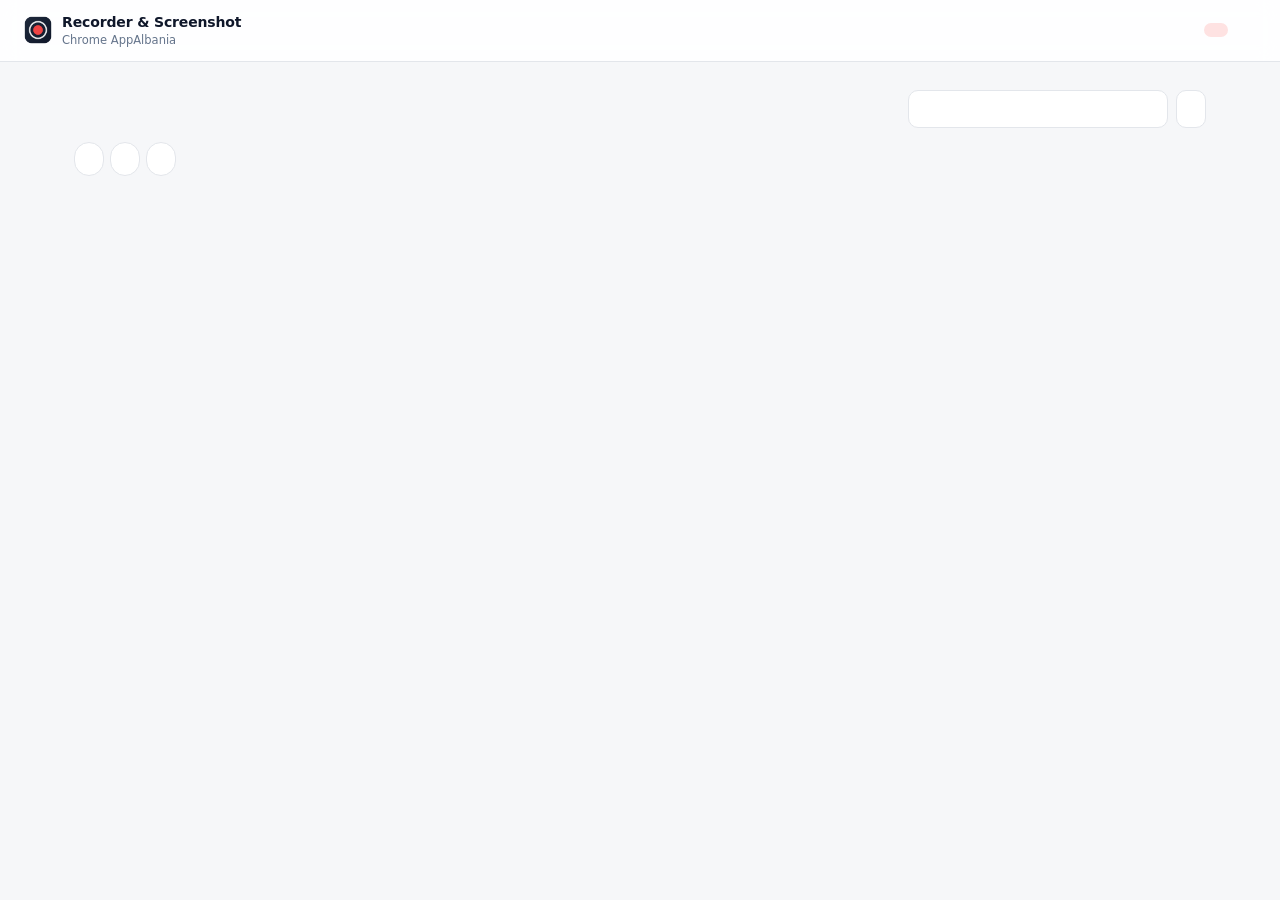
<file: src/library.html>
<!doctype html>
<html>
<head>
<meta charset="utf-8">
<meta name="viewport" content="width=device-width, initial-scale=1">
<title>Recordings · Recorder Chrome AppAlbania</title>
<link rel="icon" href="../icons/icon32.png">
<link rel="stylesheet" href="style.css">
<link rel="stylesheet" href="pages.css">
</head>
<body>
  <div class="topbar">
    <div class="brand"><img src="../icons/icon48.png" alt=""><div>Recorder &amp; Screenshot<small>Chrome AppAlbania</small></div></div>
    <nav>
      <a href="library.html" class="on" data-icon="film"><span data-t="gallery"></span></a>
      <a href="options.html" data-icon="gear"><span data-t="settings"></span></a>
    </nav>
  </div>

  <div class="wrap">
    <div class="lib-head">
      <div>
        <h1 data-t="gallery"></h1>
        <p class="muted" id="summary"></p>
      </div>
      <div class="lib-actions">
        <label class="search" data-icon="search"><input type="search" id="q" autocomplete="off"></label>
        <button class="btn" id="refresh" data-icon="refresh"><span data-t="refresh"></span></button>
      </div>
    </div>

    <div class="kinds" id="kinds" role="group">
      <button data-kind="all" data-t="all"></button>
      <button data-kind="video" data-icon="film"><span data-t="recordings"></span></button>
      <button data-kind="shot" data-icon="camera"><span data-t="shotsTitle"></span></button>
    </div>

    <div class="notice hidden" id="locked">
      <span data-t="folderLocked"></span>
      <button class="btn primary" id="grant" data-icon="lock"><span data-t="grant"></span></button>
    </div>

    <div class="grid" id="grid"></div>
    <div class="empty hidden" id="empty">
      <span data-icon="film"></span>
      <b id="emptyTitle"></b>
      <span id="emptySub"></span>
    </div>
    <p class="empty hidden" id="noHits" data-t="noHits"></p>
  </div>

  <dialog id="player">
    <div class="bar"><b id="playerName"></b><button class="icon-btn" id="closePlayer" data-icon="close"></button></div>
    <video id="playerVideo" controls autoplay></video>
    <img id="playerImg" class="hidden" alt="">
  </dialog>

  <script type="module" src="library.js"></script>
</body>
</html>
</file>
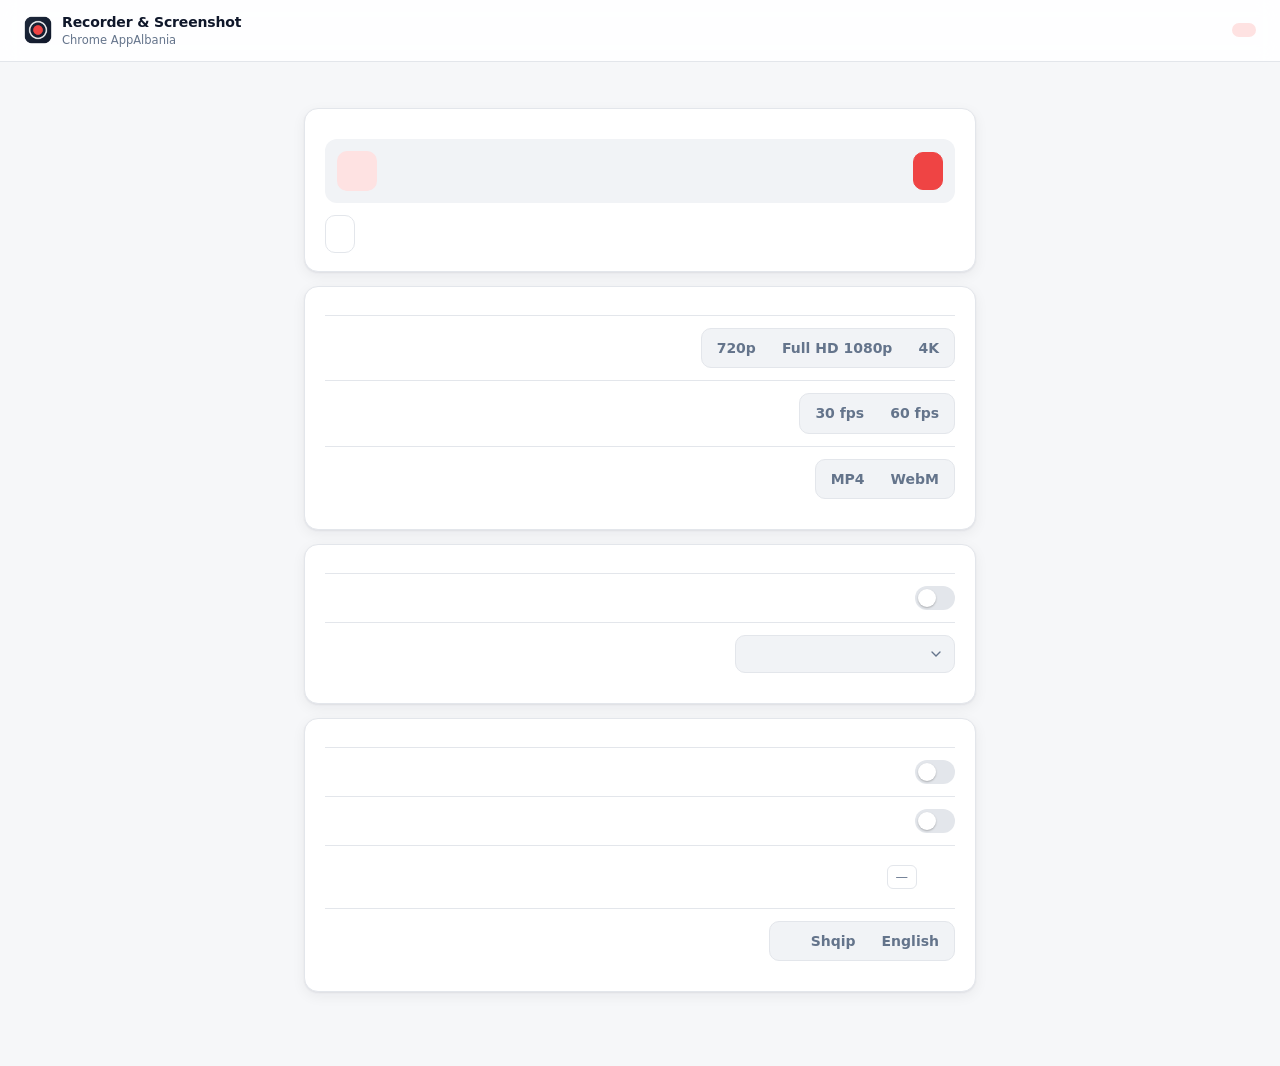
<file: src/options.html>
<!doctype html>
<html>
<head>
<meta charset="utf-8">
<meta name="viewport" content="width=device-width, initial-scale=1">
<title>Settings · Recorder Chrome AppAlbania</title>
<link rel="icon" href="../icons/icon32.png">
<link rel="stylesheet" href="style.css">
<link rel="stylesheet" href="pages.css">
</head>
<body>
  <div class="topbar">
    <div class="brand"><img src="../icons/icon48.png" alt=""><div>Recorder &amp; Screenshot<small>Chrome AppAlbania</small></div></div>
    <nav>
      <a href="library.html" data-icon="film"><span data-t="gallery"></span></a>
      <a href="options.html" class="on" data-icon="gear"><span data-t="settings"></span></a>
    </nav>
  </div>

  <div class="wrap narrow">
    <h1 data-t="setTitle"></h1>

    <section class="card">
      <h2 data-t="folder"></h2>
      <p class="muted" data-t="folderHint"></p>
      <div class="folder-row" id="folderRow" title="">
        <span class="folder-ico" data-icon="folder"></span>
        <div class="grow"><b id="folderName"></b><small class="muted" id="folderNote"></small></div>
        <button class="btn primary" id="choose" data-icon="folder"><span id="chooseText"></span></button>
      </div>
      <div class="row-btns">
        <button class="btn" id="grant" data-icon="lock"><span data-t="grant"></span></button>
        <button class="btn ghost" id="useDownloads"><span data-t="useDownloads"></span></button>
      </div>
    </section>

    <section class="card">
      <h2 data-t="video"></h2>
      <div class="field"><label data-t="quality"></label>
        <div class="seg" data-key="quality">
          <button data-v="720">720p</button><button data-v="1080">Full HD 1080p</button><button data-v="2160">4K</button>
        </div>
      </div>
      <div class="field"><label data-t="fps"></label>
        <div class="seg" data-key="fps"><button data-v="30">30 fps</button><button data-v="60">60 fps</button></div>
      </div>
      <div class="field"><label data-t="format"></label>
        <div class="seg" data-key="format"><button data-v="mp4">MP4</button><button data-v="webm">WebM</button></div>
      </div>
      <p class="muted small hidden" id="fmtNote" data-t="notSupported"></p>
    </section>

    <section class="card">
      <h2 data-t="audio"></h2>
      <div class="field">
        <div><label for="tabAudio" data-t="tabAudio"></label><small class="muted block" data-t="tabAudioHint"></small></div>
        <span class="switch"><input type="checkbox" id="tabAudio" data-key="tabAudio"><span></span></span>
      </div>
      <div class="field">
        <div><label for="micSel" data-t="mic"></label><small class="muted block" data-t="micHint"></small></div>
        <select id="micSel" class="select"></select>
      </div>
      <div class="field hidden" id="micRow">
        <span class="muted" id="micState"></span>
        <button class="btn" id="micAllow" data-icon="mic"><span data-t="micAllow"></span></button>
      </div>
    </section>

    <section class="card">
      <h2 data-t="extras"></h2>
      <div class="field"><label for="countdown" data-t="countdownOpt"></label><span class="switch"><input type="checkbox" id="countdown" data-key="countdown"><span></span></span></div>
      <div class="field"><label for="openLibrary" data-t="openLib"></label><span class="switch"><input type="checkbox" id="openLibrary" data-key="openLibrary"><span></span></span></div>
      <div class="field"><label data-t="shortcut"></label>
        <span class="row-btns tight"><span class="kbd" id="kbd">—</span><button class="btn ghost" id="shortcutBtn" data-t="changeShortcut"></button></span>
      </div>
      <div class="field"><label data-t="language"></label>
        <div class="seg" data-key="lang"><button data-v="auto" data-t="auto"></button><button data-v="sq">Shqip</button><button data-v="en">English</button></div>
      </div>
    </section>
  </div>
  <script type="module" src="options.js"></script>
</body>
</html>
</file>
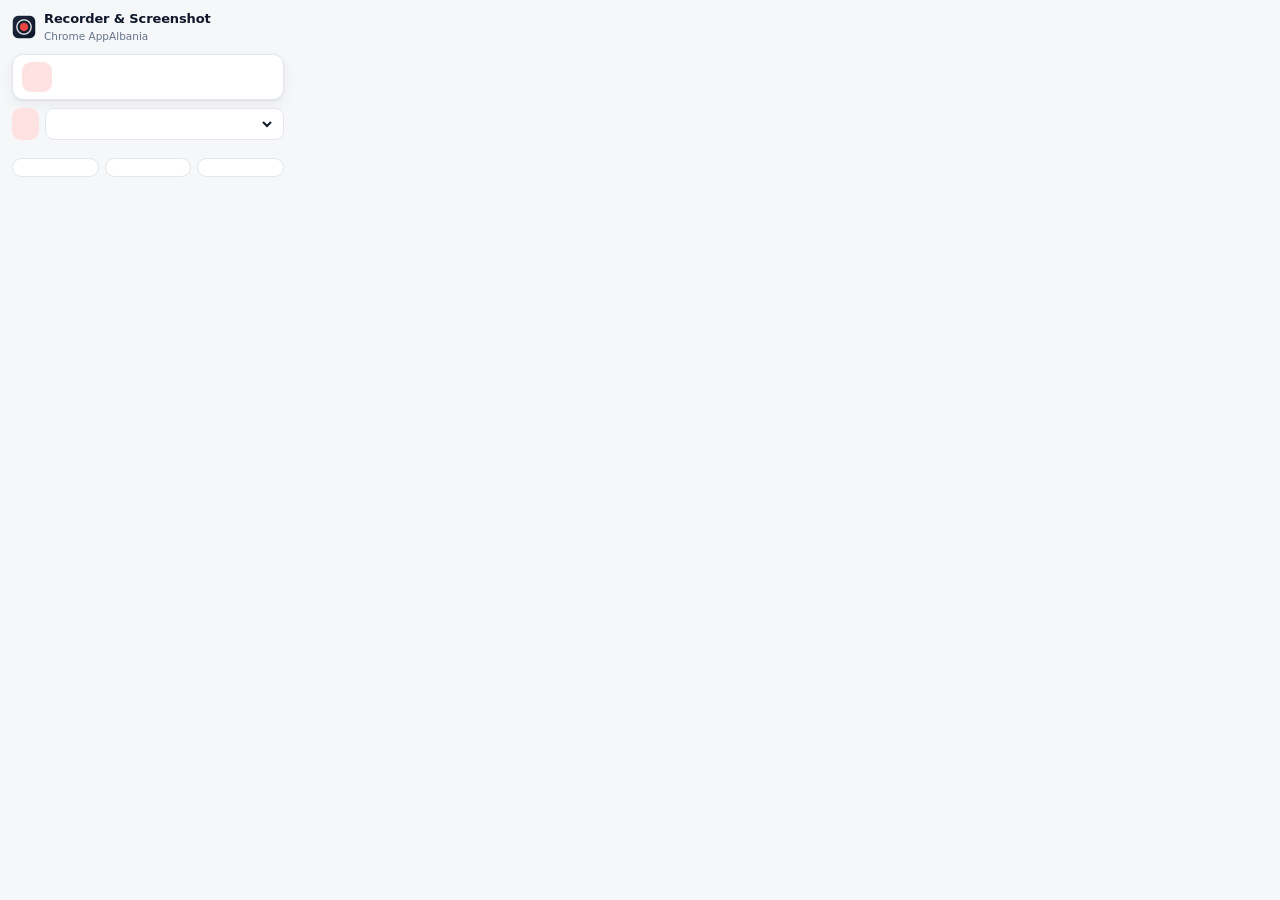
<file: src/popup.html>
<!doctype html>
<html>
<head>
<meta charset="utf-8">
<title>Recorder Chrome AppAlbania</title>
<link rel="stylesheet" href="style.css">
<link rel="stylesheet" href="popup.css">
</head>
<body>
  <header>
    <div class="brand">
      <img src="../icons/icon48.png" alt="">
      <div>Recorder &amp; Screenshot<small>Chrome AppAlbania</small></div>
    </div>
    <div class="actions">
      <button class="icon-btn" id="openLib" data-icon="film" data-title="gallery"></button>
      <button class="icon-btn" id="openSet" data-icon="gear" data-title="settings"></button>
    </div>
  </header>

  <main id="idle">
    <button class="big" id="recTab">
      <span class="ico" data-icon="tab"></span>
      <span class="txt"><b data-t="tab"></b><small data-t="tabSub"></small></span>
    </button>
    <div class="audio-row">
      <button class="chip" id="sndBtn" aria-pressed="true"><span data-icon="speaker"></span><span data-t="sound"></span></button>
      <label class="mic-pick"><span data-icon="mic"></span><select id="micSel" aria-label=""></select></label>
    </div>
    <h3 class="section-title"><span data-icon="camera"></span><span data-t="shotShort"></span></h3>
    <div class="shot-row">
      <button class="opt" id="shotArea"><span data-icon="crop"></span><span data-t="shotArea"></span></button>
      <button class="opt" id="shotVisible"><span data-icon="screen"></span><span data-t="shotVisible"></span></button>
      <button class="opt" id="shotFull"><span data-icon="page"></span><span data-t="shotFull"></span></button>
    </div>
  </main>

  <main id="active" class="hidden">
    <div class="rec-card">
      <div class="count" id="count" aria-live="polite"></div>
      <div class="rec-info">
        <span class="dot"></span>
        <span class="rec-text"><small id="statusText"></small><b class="timer" id="timer">00:00</b></span>
      </div>
      <div class="rec-btns">
        <button class="round" id="pauseBtn"></button>
        <button class="round stop" id="stopBtn"></button>
      </div>
    </div>
    <button class="btn primary small hidden" id="switchBtn"><span data-icon="tab"></span><span data-t="switchHere"></span></button>
    <div class="rec-foot">
      <span class="muted" id="recMode"></span>
      <button class="link" id="cancelBtn" data-t="cancel"></button>
    </div>
  </main>

  <p class="err hidden" id="err"></p>

  <footer id="foot" class="hidden">
    <button class="btn primary small" id="grant" data-t="needAccess"></button>
  </footer>
  <script type="module" src="popup.js"></script>
</body>
</html>
</file>
<file: src/style.css>
:root {
  --bg: #f6f7f9;
  --surface: #ffffff;
  --surface-2: #f1f3f6;
  --border: #e3e6eb;
  --text: #0f172a;
  --muted: #64748b;
  --accent: #ef4444;
  --accent-ink: #ffffff;
  --accent-soft: #fee2e2;
  --warn: #f59e0b;
  --ok: #16a34a;
  --focus: #2563eb;
  --radius: 14px;
  --shadow: 0 1px 2px rgba(15, 23, 42, .06), 0 4px 14px rgba(15, 23, 42, .06);
  color-scheme: light;
}
@media (prefers-color-scheme: dark) {
  :root {
    --bg: #0b0f17;
    --surface: #131a25;
    --surface-2: #1a2230;
    --border: #253043;
    --text: #e6eaf0;
    --muted: #8b97a8;
    --accent-soft: #3a1518;
    --shadow: 0 1px 2px rgba(0, 0, 0, .3), 0 6px 18px rgba(0, 0, 0, .25);
    color-scheme: dark;
  }
}

* { box-sizing: border-box; }
html, body { margin: 0; }
body {
  background: var(--bg);
  color: var(--text);
  font: 14px/1.45 system-ui, -apple-system, "Segoe UI", Roboto, sans-serif;
  -webkit-font-smoothing: antialiased;
}
button { font: inherit; color: inherit; cursor: pointer; }
:focus-visible { outline: 2px solid var(--focus); outline-offset: 2px; }

svg { width: 20px; height: 20px; fill: none; stroke: currentColor; stroke-width: 1.8; stroke-linecap: round; stroke-linejoin: round; flex: none; }

.brand { display: flex; align-items: center; gap: 10px; font-weight: 650; letter-spacing: -.01em; }
.brand img { width: 28px; height: 28px; }
.brand small { display: block; font-weight: 500; color: var(--muted); font-size: 11.5px; letter-spacing: 0; }

.icon-btn {
  display: inline-grid; place-items: center;
  width: 34px; height: 34px; border-radius: 10px;
  background: transparent; border: 1px solid transparent; color: var(--muted);
}
.icon-btn:hover { background: var(--surface-2); color: var(--text); }

.btn {
  display: inline-flex; align-items: center; justify-content: center; gap: 8px;
  height: 38px; padding: 0 14px; border-radius: 10px;
  border: 1px solid var(--border); background: var(--surface); font-weight: 560;
}
.btn:hover { background: var(--surface-2); }
.btn.primary { background: var(--accent); border-color: var(--accent); color: var(--accent-ink); }
.btn.primary:hover { filter: brightness(1.06); }
.btn.ghost { background: transparent; border-color: transparent; color: var(--muted); }
.btn.ghost:hover { color: var(--text); background: var(--surface-2); }
.btn svg { width: 17px; height: 17px; }

.muted { color: var(--muted); }
.hidden { display: none !important; }

/* switch */
.switch { position: relative; width: 40px; height: 24px; flex: none; }
.switch input { opacity: 0; width: 100%; height: 100%; margin: 0; position: absolute; cursor: pointer; z-index: 1; }
.switch span { position: absolute; inset: 0; border-radius: 99px; background: var(--border); transition: background .15s; }
.switch span::after { content: ""; position: absolute; top: 3px; left: 3px; width: 18px; height: 18px; border-radius: 50%; background: #fff; box-shadow: 0 1px 2px rgba(0,0,0,.25); transition: transform .15s; }
.switch input:checked + span { background: var(--accent); }
.switch input:checked + span::after { transform: translateX(16px); }
.switch input:focus-visible + span { outline: 2px solid var(--focus); outline-offset: 2px; }

/* segmented */
.seg { display: inline-flex; background: var(--surface-2); border: 1px solid var(--border); border-radius: 10px; padding: 3px; gap: 2px; flex-wrap: wrap; }
.seg button { border: 0; background: transparent; padding: 6px 12px; border-radius: 7px; font-weight: 560; color: var(--muted); }
.seg button[aria-pressed="true"] { background: var(--surface); color: var(--text); box-shadow: var(--shadow); }

.toast {
  position: fixed; left: 50%; bottom: 20px; transform: translateX(-50%);
  background: var(--text); color: var(--bg); padding: 9px 16px; border-radius: 10px;
  font-weight: 560; box-shadow: var(--shadow); z-index: 50;
}
</file>
<file: src/pages.css>
.topbar {
  position: sticky; top: 0; z-index: 10;
  display: flex; align-items: center; justify-content: space-between; gap: 12px;
  padding: 12px 24px; background: color-mix(in srgb, var(--surface) 88%, transparent);
  backdrop-filter: blur(10px); border-bottom: 1px solid var(--border);
}
.topbar nav { display: flex; gap: 4px; }
.topbar nav a {
  display: inline-flex; align-items: center; gap: 7px; padding: 7px 12px; border-radius: 10px;
  color: var(--muted); text-decoration: none; font-weight: 560;
}
.topbar nav a:hover { background: var(--surface-2); color: var(--text); }
.topbar nav a.on { background: var(--accent-soft); color: var(--accent); }
.topbar nav svg { width: 18px; height: 18px; }

.wrap { max-width: 1180px; margin: 0 auto; padding: 28px 24px 60px; }
.wrap.narrow { max-width: 720px; }
h1 { font-size: 26px; letter-spacing: -.02em; margin: 0 0 18px; }
h2 { font-size: 15px; margin: 0 0 4px; }
.small { font-size: 12.5px; }

.card { background: var(--surface); border: 1px solid var(--border); border-radius: var(--radius); padding: 18px 20px; margin-bottom: 14px; box-shadow: var(--shadow); }
.card > p { margin: 0 0 12px; }
.field { display: flex; align-items: center; justify-content: space-between; gap: 16px; padding: 12px 0; border-top: 1px solid var(--border); flex-wrap: wrap; }
.card h2 + .field { margin-top: 10px; }
.field label { font-weight: 540; }
.row-btns { display: flex; gap: 8px; flex-wrap: wrap; margin-top: 12px; }
.row-btns.tight { margin: 0; align-items: center; }
.folder-row { display: flex; align-items: center; gap: 12px; padding: 12px; border-radius: 12px; background: var(--surface-2); }
.folder-row { cursor: pointer; transition: box-shadow .15s; }
.folder-row:hover { box-shadow: inset 0 0 0 1px var(--accent); }
.folder-row .grow { min-width: 0; }
.folder-row .grow b { display: block; overflow: hidden; text-overflow: ellipsis; white-space: nowrap; }
.folder-row #choose { flex: none; }
@media (max-width: 520px) { .folder-row { flex-wrap: wrap; } .folder-row #choose { width: 100%; justify-content: center; } }
.folder-ico { width: 40px; height: 40px; border-radius: 10px; display: grid; place-items: center; background: var(--accent-soft); color: var(--accent); }
.grow { flex: 1; min-width: 0; }
.grow b, .grow small { display: block; overflow: hidden; text-overflow: ellipsis; white-space: nowrap; }
.kbd { border: 1px solid var(--border); border-radius: 6px; padding: 2px 8px; font-size: 12.5px; color: var(--muted); }

/* library */
.lib-head { display: flex; align-items: end; justify-content: space-between; gap: 12px; flex-wrap: wrap; margin-bottom: 18px; }
.lib-head h1 { margin: 0; }
.lib-head p { margin: 4px 0 0; }
.grid { display: grid; grid-template-columns: repeat(auto-fill, minmax(260px, 1fr)); gap: 16px; }
.item { background: var(--surface); border: 1px solid var(--border); border-radius: var(--radius); overflow: hidden; box-shadow: var(--shadow); display: flex; flex-direction: column; }
.thumb { position: relative; aspect-ratio: 16 / 9; background: #0b0f17; border: 0; padding: 0; display: block; width: 100%; }
.thumb video { width: 100%; height: 100%; object-fit: contain; display: block; pointer-events: none; }
.thumb .play { position: absolute; inset: 0; display: grid; place-items: center; opacity: 0; transition: opacity .15s; background: rgba(0,0,0,.25); }
.thumb:hover .play, .thumb:focus-visible .play { opacity: 1; }
.thumb .play svg { width: 46px; height: 46px; color: #fff; fill: rgba(255,255,255,.9); stroke: none; }
.thumb .dur { position: absolute; right: 8px; bottom: 8px; background: rgba(0,0,0,.72); color: #fff; font-size: 12px; font-weight: 600; padding: 1px 6px; border-radius: 6px; font-variant-numeric: tabular-nums; }
.meta { padding: 10px 12px 4px; min-width: 0; }
.meta b { display: block; font-weight: 600; overflow: hidden; text-overflow: ellipsis; white-space: nowrap; }
.meta small { color: var(--muted); }
.tools { display: flex; gap: 2px; padding: 4px 6px 8px; margin-top: auto; }
.tools .icon-btn svg { width: 18px; height: 18px; }
.tools .icon-btn.danger:hover { color: var(--accent); }

.kinds { display: flex; gap: 6px; flex-wrap: wrap; margin: -4px 0 18px; }
.kinds button {
  display: inline-flex; align-items: center; gap: 6px; height: 34px; padding: 0 14px; border-radius: 999px;
  border: 1px solid var(--border); background: var(--surface); color: var(--muted); font-weight: 580; font-size: 13.5px;
}
.kinds button svg { width: 16px; height: 16px; }
.kinds button:hover { color: var(--text); }
.kinds button[aria-pressed="true"] { background: var(--accent-soft); border-color: transparent; color: var(--accent); }
.lib-actions { display: flex; gap: 8px; align-items: center; flex-wrap: wrap; }
.search {
  display: flex; align-items: center; gap: 7px; height: 38px; padding: 0 12px; border-radius: 10px; width: 260px; max-width: 100%;
  border: 1px solid var(--border); background: var(--surface); color: var(--muted);
}
.search:focus-within { border-color: var(--focus); }
.search svg { width: 17px; height: 17px; }
.search input { flex: 1; min-width: 0; border: 0; outline: 0; background: transparent; color: var(--text); font: inherit; }
.thumb.shot { background: var(--surface-2); overflow: hidden; }
.thumb.shot img { width: 100%; height: 100%; object-fit: cover; object-position: top; display: block; }
.thumb .pdf { position: absolute; inset: 0; display: grid; place-content: center; justify-items: center; gap: 4px; color: var(--accent); }
.thumb .pdf svg { width: 44px; height: 44px; }
.thumb .pdf b { font-size: 13px; letter-spacing: .08em; }
dialog img { display: block; max-width: 100%; max-height: 82vh; margin: 0 auto; background: #fff; }
@media (max-width: 560px) { .lib-actions, .search { width: 100%; } .search { flex: 1; } }
.empty { text-align: center; padding: 70px 20px; color: var(--muted); }
.empty svg { width: 54px; height: 54px; color: var(--border); }
.empty b { display: block; color: var(--text); font-size: 17px; margin: 10px 0 4px; }

.notice { display: flex; align-items: center; gap: 12px; justify-content: space-between; flex-wrap: wrap; padding: 12px 16px; border-radius: 12px; background: var(--accent-soft); margin-bottom: 16px; }

dialog { border: 0; padding: 0; background: #000; border-radius: 14px; max-width: min(1200px, 94vw); width: 100%; box-shadow: 0 20px 60px rgba(0,0,0,.5); }
dialog::backdrop { background: rgba(5, 8, 14, .78); }
dialog video { display: block; width: 100%; max-height: 82vh; background: #000; }
dialog .bar { display: flex; align-items: center; justify-content: space-between; gap: 8px; padding: 8px 10px 8px 16px; color: #e6eaf0; background: #0b0f17; }
dialog .bar b { overflow: hidden; text-overflow: ellipsis; white-space: nowrap; font-weight: 560; }
dialog .icon-btn { color: #cbd5e1; }
dialog .icon-btn:hover { background: #1a2230; color: #fff; }

@media (max-width: 560px) {
  .topbar { padding: 10px 16px; }
  .topbar nav a span { display: none; }
  .wrap { padding: 20px 16px 48px; }
}

.block { display: block; margin-top: 2px; max-width: 46ch; }
.select {
  height: 38px; min-width: 220px; max-width: 100%; padding: 0 34px 0 12px; border-radius: 10px;
  border: 1px solid var(--border); background: var(--surface-2); color: var(--text); font: inherit; font-weight: 540;
  appearance: none; cursor: pointer;
  background-image: url("data:image/svg+xml,%3Csvg xmlns='http://www.w3.org/2000/svg' viewBox='0 0 24 24' fill='none' stroke='%2364748b' stroke-width='2' stroke-linecap='round'%3E%3Cpath d='M6 9l6 6 6-6'/%3E%3C/svg%3E");
  background-repeat: no-repeat; background-position: right 10px center; background-size: 16px;
}
</file>
<file: src/popup.css>
html { overflow-x: hidden; }
body { width: 296px; overflow-x: hidden; }
header { display: flex; align-items: center; justify-content: space-between; gap: 8px; padding: 10px 10px 6px 12px; }
header .brand { min-width: 0; gap: 8px; font-size: 13px; }
header .brand img { width: 24px; height: 24px; }
header .brand small { font-size: 10.5px; }
header .icon-btn { width: 30px; height: 30px; }
header .icon-btn svg { width: 18px; height: 18px; }
header .actions { display: flex; gap: 2px; margin-left: auto; }
main { padding: 4px 12px 12px; display: grid; gap: 8px; min-width: 0; }

.big {
  display: flex; align-items: center; gap: 9px; text-align: left; min-width: 0;
  padding: 7px 9px; border-radius: 11px; width: 100%;
  background: var(--surface); border: 1px solid var(--border); box-shadow: var(--shadow);
  transition: border-color .15s, transform .1s;
}
.big:hover { border-color: var(--accent); }
.big:active { transform: scale(.98); }
.big .txt { min-width: 0; }
.big b { display: block; font-size: 13px; font-weight: 640; line-height: 1.25; white-space: nowrap; overflow: hidden; text-overflow: ellipsis; }
.big small { display: block; color: var(--muted); font-size: 11px; line-height: 1.3; white-space: nowrap; overflow: hidden; text-overflow: ellipsis; }
.big .ico { width: 30px; height: 30px; border-radius: 9px; display: grid; place-items: center; background: var(--accent-soft); color: var(--accent); flex: none; }
.big .ico svg { width: 18px; height: 18px; }

.audio-row { display: flex; gap: 6px; min-width: 0; }
.chip {
  display: inline-flex; align-items: center; gap: 5px; height: 32px; padding: 0 10px; border-radius: 9px;
  border: 1px solid var(--border); background: var(--surface); color: var(--muted); font-weight: 560; font-size: 12.5px; white-space: nowrap;
}
.chip svg { width: 16px; height: 16px; }
.chip[aria-pressed="true"] { background: var(--accent-soft); border-color: transparent; color: var(--accent); }
.mic-pick {
  flex: 1; min-width: 0; display: flex; align-items: center; gap: 5px; height: 32px; padding: 0 8px; border-radius: 9px;
  border: 1px solid var(--border); background: var(--surface); color: var(--muted);
}
.mic-pick svg { width: 16px; height: 16px; }
.mic-pick select {
  flex: 1; min-width: 0; border: 0; background: transparent; color: var(--text); font: inherit; font-size: 13px; font-weight: 540;
  outline: none; cursor: pointer; text-overflow: ellipsis; font-size: 12.5px;
}
.mic-pick:focus-within { outline: 2px solid var(--focus); outline-offset: 1px; }
.err { margin: -4px 14px 10px; color: var(--accent); font-size: 12.5px; }
.section-title {
  display: flex; align-items: center; gap: 6px; margin: 4px 0 -2px; font-size: 11.5px; font-weight: 650;
  letter-spacing: .04em; text-transform: uppercase; color: var(--muted);
}
.section-title svg { width: 15px; height: 15px; }
.shot-row { display: grid; grid-template-columns: repeat(3, minmax(0, 1fr)); gap: 6px; }
.opt {
  display: flex; flex-direction: column; align-items: center; gap: 3px; padding: 7px 2px; border-radius: 10px; min-width: 0;
  border: 1px solid var(--border); background: var(--surface); color: var(--text); font-size: 11px; font-weight: 580;
  white-space: nowrap; overflow: hidden; text-overflow: ellipsis; transition: border-color .15s, transform .1s;
}
.opt svg { width: 17px; height: 17px; color: var(--accent); }
.opt span:last-child { max-width: 100%; overflow: hidden; text-overflow: ellipsis; }
.opt:hover { border-color: var(--accent); }
.opt:active { transform: scale(.97); }

main { animation: view-in .22s ease-out; }
@keyframes view-in { from { opacity: 0; transform: translateY(-6px); } to { opacity: 1; transform: none; } }

.rec-card {
  position: relative; display: flex; align-items: center; justify-content: space-between; gap: 10px;
  min-height: 62px; padding: 10px 10px 10px 14px; border-radius: 12px;
  background: var(--surface); border: 1px solid var(--border); box-shadow: var(--shadow);
}
.rec-info { display: flex; align-items: center; gap: 10px; min-width: 0; transition: opacity .2s; }
.rec-text small { display: block; font-size: 11.5px; font-weight: 600; color: var(--muted); line-height: 1.2; }
.timer { display: block; font-size: 22px; font-weight: 700; letter-spacing: -.01em; line-height: 1.15; font-variant-numeric: tabular-nums; }
.dot { width: 10px; height: 10px; border-radius: 50%; background: var(--accent); flex: none; animation: pulse 1.4s ease-in-out infinite; }
.paused .dot { background: var(--warn); animation: none; }
@keyframes pulse { 0%, 100% { box-shadow: 0 0 0 0 rgba(239, 68, 68, .45); } 50% { box-shadow: 0 0 0 6px rgba(239, 68, 68, 0); opacity: .75; } }
.rec-btns { display: flex; gap: 6px; transition: opacity .2s; }
.round {
  width: 38px; height: 38px; border-radius: 50%; display: grid; place-items: center;
  border: 1px solid var(--border); background: var(--surface-2); color: var(--text); transition: transform .1s, background .15s;
}
.round:hover { background: var(--border); }
.round:active { transform: scale(.94); }
.round.stop { background: var(--accent); border-color: var(--accent); color: #fff; }
.round.stop:hover { filter: brightness(1.07); }
.round svg { width: 17px; height: 17px; }
.round.stop svg { fill: currentColor; }
.round:disabled { opacity: .45; cursor: default; }

/* 3-2-1 in the middle of the card */
.count {
  position: absolute; inset: 0; display: none; place-items: center;
  font-size: 34px; font-weight: 800; color: var(--accent); font-variant-numeric: tabular-nums;
}
.counting .count { display: grid; }
.counting .rec-info, .counting .rec-btns { opacity: 0; pointer-events: none; }
.count.tick { animation: count-pop .9s ease-out; }
@keyframes count-pop { 0% { transform: scale(1.6); opacity: 0; } 25% { transform: scale(1); opacity: 1; } 85% { opacity: 1; } 100% { transform: scale(.85); opacity: .2; } }

.rec-foot { display: flex; align-items: center; justify-content: space-between; font-size: 12px; padding: 0 2px; }
.link { border: 0; background: none; padding: 2px 0; color: var(--muted); font-size: 12px; font-weight: 560; }
.link:hover { color: var(--accent); }
.btn.small { height: 32px; font-size: 13px; }

footer {
  display: flex; align-items: center; gap: 8px; justify-content: space-between;
  padding: 10px 14px; border-top: 1px solid var(--border); background: var(--surface);
  font-size: 12.5px;
}

#switchBtn { width: 100%; gap: 8px; }
#switchBtn svg { width: 16px; height: 16px; }
</file>
